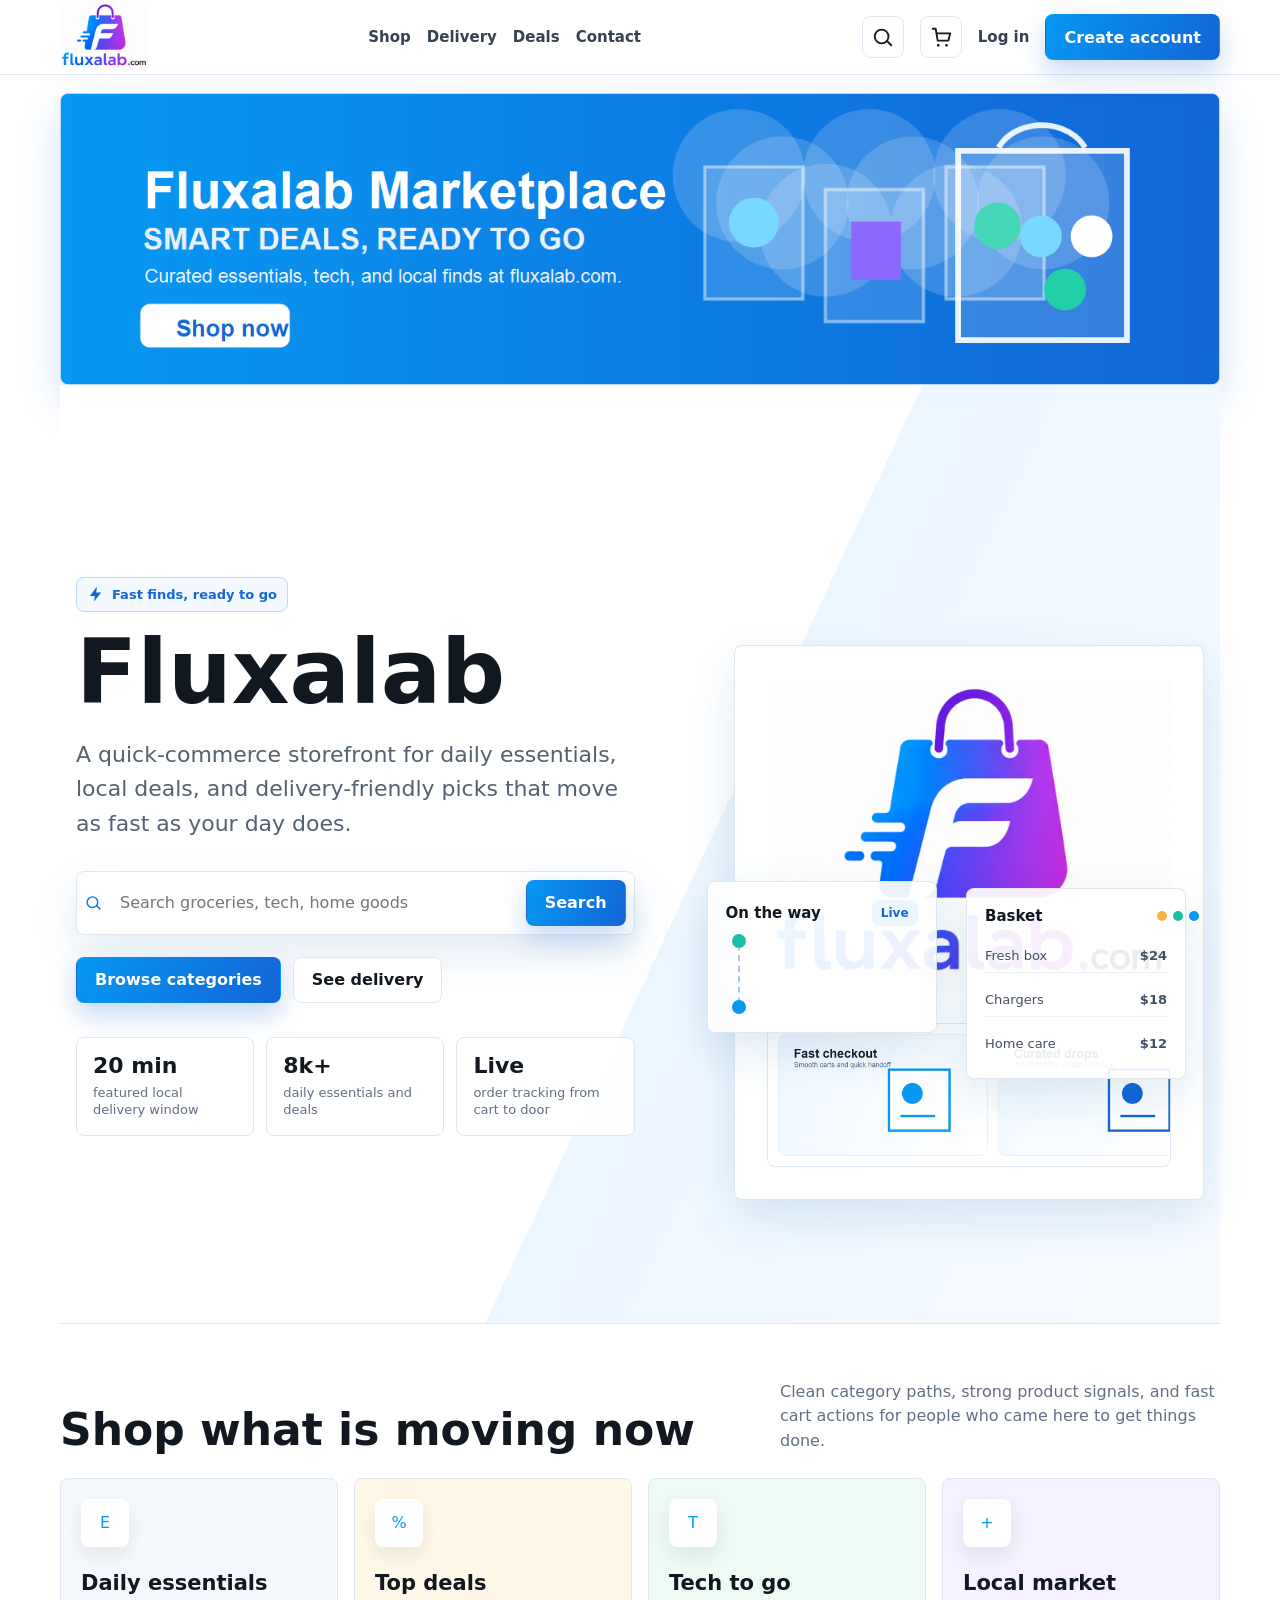
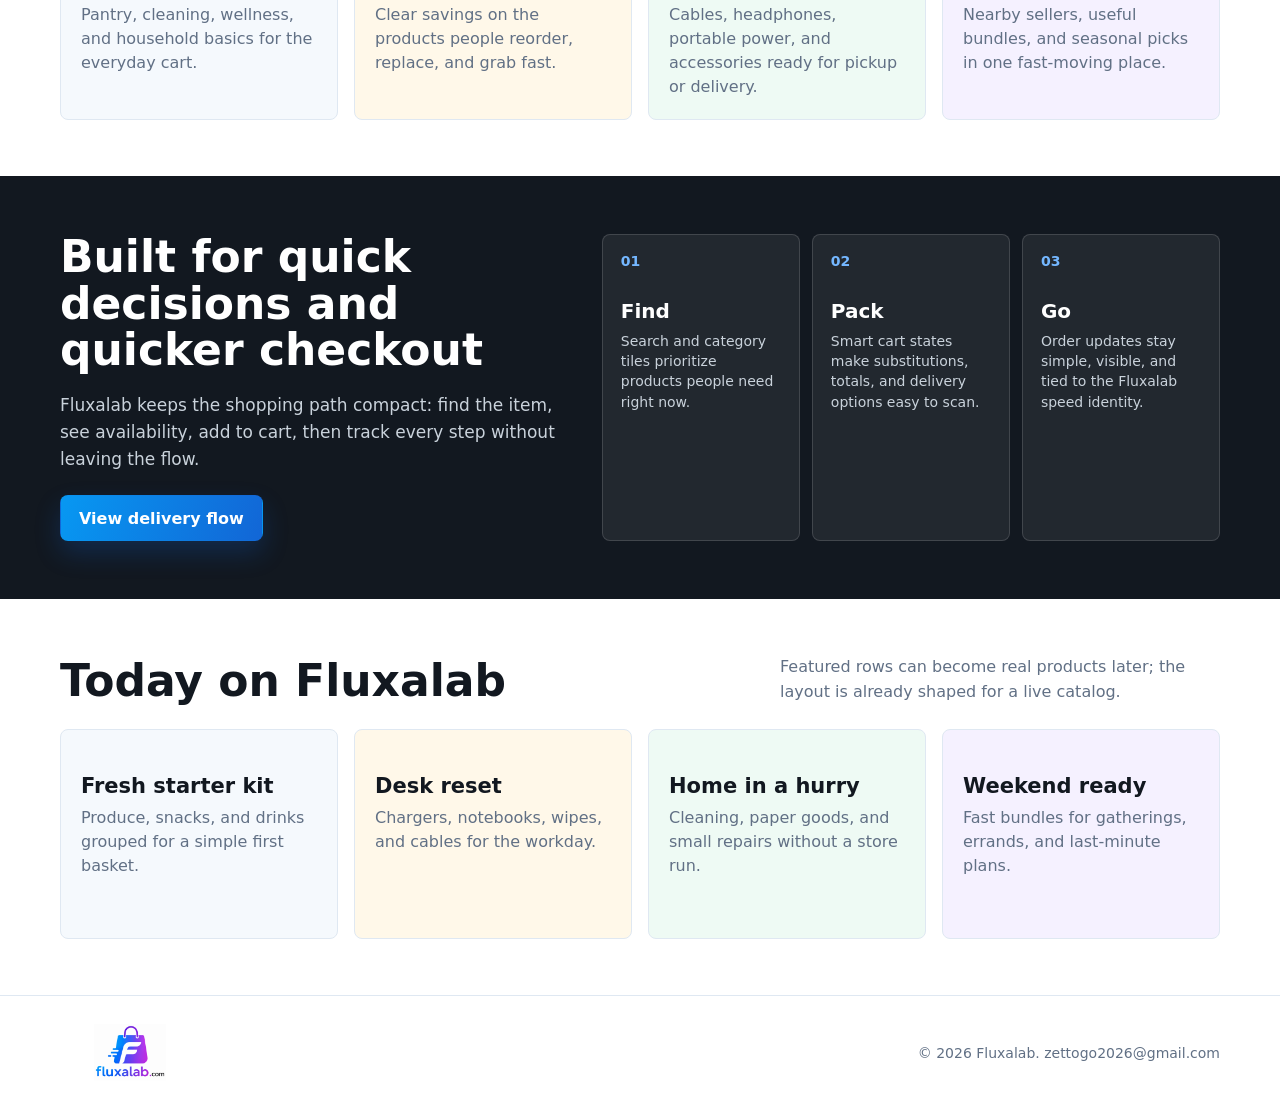
<file: index.html>
﻿<!doctype html>
<html lang="en">
<head>
  <meta charset="utf-8">
  <meta name="viewport" content="width=device-width, initial-scale=1">
  <title>Fluxalab</title>
  <meta name="description" content="Fluxalab storefront for fast, everyday finds and delivery-ready essentials.">
  <link rel="stylesheet" href="styles.css">
</head>
<body>
  <header class="site-header">
    <nav class="nav" aria-label="Main navigation">
      <a class="brand" href="index.html" aria-label="Fluxalab home"><img src="assets/fluxalab-logo.png" alt="Fluxalab"></a>
      <div class="nav-links" aria-label="Primary links">
        <a href="shop.html">Shop</a>
        <a href="delivery.html">Delivery</a>
        <a href="deals.html">Deals</a>
        <a href="contact.html">Contact</a>
      </div>
      <div class="nav-actions">
        <a class="icon-button" href="search.html" aria-label="Search">
          <svg width="20" height="20" viewBox="0 0 24 24" aria-hidden="true"><path d="m21 21-4.4-4.4m1.4-5.1a7.5 7.5 0 1 1-15 0 7.5 7.5 0 0 1 15 0Z" fill="none" stroke="currentColor" stroke-width="2" stroke-linecap="round"/></svg>
        </a>
        <a class="icon-button" href="cart.html" aria-label="Cart">
          <svg width="21" height="21" viewBox="0 0 24 24" aria-hidden="true"><path d="M7 8h15l-2 8H8.4L6.2 3H3" fill="none" stroke="currentColor" stroke-width="2" stroke-linecap="round" stroke-linejoin="round"/><path d="M9 21h.01M18 21h.01" fill="none" stroke="currentColor" stroke-width="3" stroke-linecap="round"/></svg>
        </a>
        <a class="auth-link" href="login.html">Log in</a>
        <a class="primary-button" href="create-account.html">Create account</a>
        <a class="menu-button" href="menu.html" aria-label="Menu">
          <svg width="22" height="22" viewBox="0 0 24 24" aria-hidden="true"><path d="M4 7h16M4 12h16M4 17h16" fill="none" stroke="currentColor" stroke-width="2" stroke-linecap="round"/></svg>
        </a>
      </div>
    </nav>
  </header>

  <div class="promo-strip">
    <a class="promo-banner" href="deals.html" aria-label="Shop cute plush toy sale">
      <img src="assets/promo-premium-banner.png" alt="Curated everyday finds, up to 50 percent off">
    </a>
  </div>

  <main>
    <section class="hero" aria-label="Fluxalab hero">
      <div class="hero-inner">
        <div>
          <p class="eyebrow">
            <svg width="17" height="17" viewBox="0 0 24 24" aria-hidden="true"><path d="M13 2 4 14h7l-1 8 10-13h-7l1-7Z" fill="currentColor"/></svg>
            Fast finds, ready to go
          </p>
          <h1>Fluxalab</h1>
          <p class="hero-copy">A quick-commerce storefront for daily essentials, local deals, and delivery-friendly picks that move as fast as your day does.</p>
          <form class="search-panel" action="search.html" method="get">
            <svg width="23" height="23" viewBox="0 0 24 24" aria-hidden="true"><path d="m21 21-4.4-4.4m1.4-5.1a7.5 7.5 0 1 1-15 0 7.5 7.5 0 0 1 15 0Z" fill="none" stroke="#0877f2" stroke-width="2" stroke-linecap="round"/></svg>
            <input type="search" name="q" aria-label="Search products" placeholder="Search groceries, tech, home goods">
            <button class="primary-button" type="submit">Search</button>
          </form>
          <div class="hero-actions">
            <a class="primary-button" href="shop.html">Browse categories</a>
            <a class="secondary-button" href="delivery.html">See delivery</a>
          </div>
          <div class="quick-stats" aria-label="Service highlights">
            <a class="stat" href="delivery.html"><strong>20 min</strong><span>featured local delivery window</span></a>
            <a class="stat" href="shop.html"><strong>8k+</strong><span>daily essentials and deals</span></a>
            <a class="stat" href="tracking.html"><strong>Live</strong><span>order tracking from cart to door</span></a>
          </div>
        </div>

        <div class="brand-stage" aria-hidden="true">
          <div class="speed-card">
            <img src="assets/fluxalab-logo.png" alt="">
            <div class="brand-carousel" aria-hidden="true">
              <div class="carousel-track">
                <div class="tone-slide"><img src="assets/tone-delivery.png" alt=""></div>
                <div class="tone-slide"><img src="assets/tone-market.png" alt=""></div>
                <div class="tone-slide"><img src="assets/tone-deals.png" alt=""></div>
                <div class="tone-slide"><img src="assets/tone-delivery.png" alt=""></div>
                <div class="tone-slide"><img src="assets/tone-market.png" alt=""></div>
                <div class="tone-slide"><img src="assets/tone-deals.png" alt=""></div>
              </div>
            </div>
          </div>
          <div class="route-card"><p class="card-title">On the way <span class="pill">Live</span></p><div class="route-line"></div></div>
          <div class="basket-card">
            <p class="card-title">Basket <span class="dot"></span></p>
            <div class="mini-list">
              <div class="mini-item"><span>Fresh box</span><strong>$24</strong></div>
              <div class="mini-item"><span>Chargers</span><strong>$18</strong></div>
              <div class="mini-item"><span>Home care</span><strong>$12</strong></div>
            </div>
          </div>
        </div>
      </div>
    </section>

    <section>
      <div class="section-heading">
        <h2>Shop what is moving now</h2>
        <p>Clean category paths, strong product signals, and fast cart actions for people who came here to get things done.</p>
      </div>
      <div class="category-grid">
        <a class="category-card" href="essentials.html"><div class="category-icon">E</div><h3>Daily essentials</h3><p>Pantry, cleaning, wellness, and household basics for the everyday cart.</p></a>
        <a class="category-card" href="deals.html"><div class="category-icon">%</div><h3>Top deals</h3><p>Clear savings on the products people reorder, replace, and grab fast.</p></a>
        <a class="category-card" href="tech.html"><div class="category-icon">T</div><h3>Tech to go</h3><p>Cables, headphones, portable power, and accessories ready for pickup or delivery.</p></a>
        <a class="category-card" href="market.html"><div class="category-icon">+</div><h3>Local market</h3><p>Nearby sellers, useful bundles, and seasonal picks in one fast-moving place.</p></a>
      </div>
    </section>

    <section class="delivery-band">
      <div class="delivery-inner">
        <div>
          <h2>Built for quick decisions and quicker checkout</h2>
          <p>Fluxalab keeps the shopping path compact: find the item, see availability, add to cart, then track every step without leaving the flow.</p>
          <div class="button-row"><a class="primary-button" href="delivery.html">View delivery flow</a></div>
        </div>
        <div class="steps">
          <a class="step" href="search.html"><strong>01</strong><h3>Find</h3><p>Search and category tiles prioritize products people need right now.</p></a>
          <a class="step" href="cart.html"><strong>02</strong><h3>Pack</h3><p>Smart cart states make substitutions, totals, and delivery options easy to scan.</p></a>
          <a class="step" href="tracking.html"><strong>03</strong><h3>Go</h3><p>Order updates stay simple, visible, and tied to the Fluxalab speed identity.</p></a>
        </div>
      </div>
    </section>

    <section>
      <div class="section-heading">
        <h2>Today on Fluxalab</h2>
        <p>Featured rows can become real products later; the layout is already shaped for a live catalog.</p>
      </div>
      <div class="category-grid">
        <a class="category-card" href="essentials.html"><h3>Fresh starter kit</h3><p>Produce, snacks, and drinks grouped for a simple first basket.</p></a>
        <a class="category-card" href="tech.html"><h3>Desk reset</h3><p>Chargers, notebooks, wipes, and cables for the workday.</p></a>
        <a class="category-card" href="essentials.html"><h3>Home in a hurry</h3><p>Cleaning, paper goods, and small repairs without a store run.</p></a>
        <a class="category-card" href="deals.html"><h3>Weekend ready</h3><p>Fast bundles for gatherings, errands, and last-minute plans.</p></a>
      </div>
    </section>
  </main>

  <footer class="footer">
    <div class="footer-inner">
      <a href="index.html"><img src="assets/fluxalab-logo.png" alt="Fluxalab"></a>
      <span>&copy; 2026 Fluxalab. <a href="mailto:zettogo2026@gmail.com">zettogo2026@gmail.com</a></span>
    </div>
  </footer>
</body>
</html>
</file>
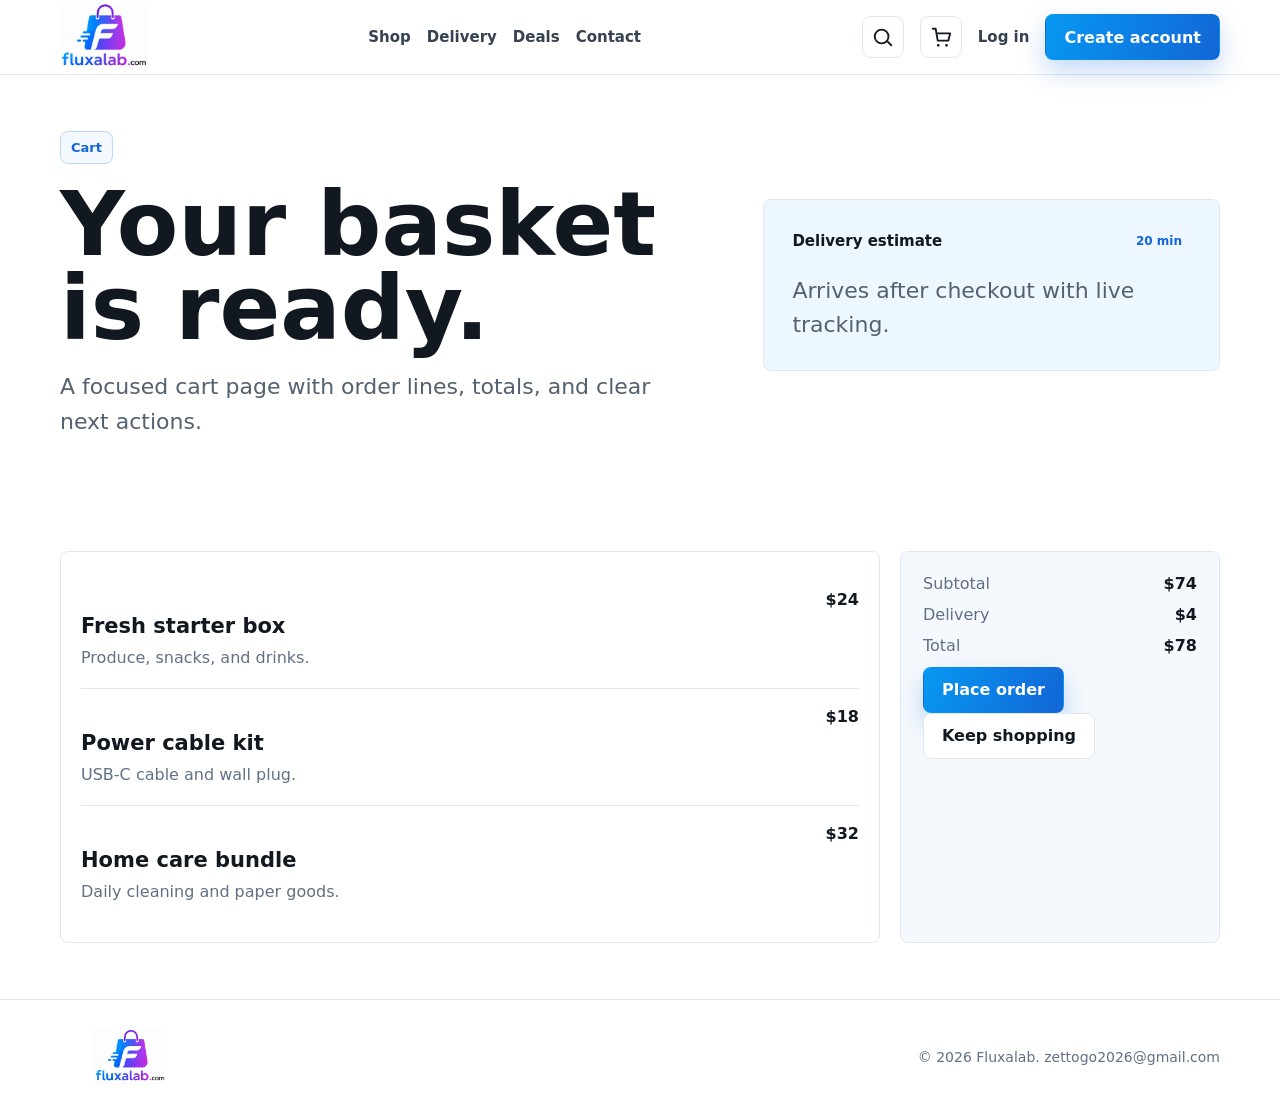
<file: cart.html>
﻿<!doctype html>
<html lang="en">
<head><meta charset="utf-8"><meta name="viewport" content="width=device-width, initial-scale=1"><title>Cart | Fluxalab</title><link rel="stylesheet" href="styles.css"></head>
<body>
  <header class="site-header"><nav class="nav"><a class="brand" href="index.html"><img src="assets/fluxalab-logo.png" alt="Fluxalab"></a><div class="nav-links"><a href="shop.html">Shop</a><a href="delivery.html">Delivery</a><a href="deals.html">Deals</a><a href="contact.html">Contact</a></div><div class="nav-actions"><a class="icon-button" href="search.html" aria-label="Search"><svg viewBox="0 0 24 24" aria-hidden="true"><path d="m21 21-4.4-4.4m1.4-5.1a7.5 7.5 0 1 1-15 0 7.5 7.5 0 0 1 15 0Z" fill="none" stroke="currentColor" stroke-width="2" stroke-linecap="round"/></svg></a><a class="icon-button" href="cart.html" aria-label="Cart"><svg viewBox="0 0 24 24" aria-hidden="true"><path d="M7 8h15l-2 8H8.4L6.2 3H3" fill="none" stroke="currentColor" stroke-width="2" stroke-linecap="round" stroke-linejoin="round"/><path d="M9 21h.01M18 21h.01" fill="none" stroke="currentColor" stroke-width="3" stroke-linecap="round"/></svg></a><a class="auth-link" href="login.html">Log in</a><a class="primary-button" href="create-account.html">Create account</a><a class="menu-button" href="menu.html" aria-label="Menu"><svg viewBox="0 0 24 24" aria-hidden="true"><path d="M4 7h16M4 12h16M4 17h16" fill="none" stroke="currentColor" stroke-width="2" stroke-linecap="round"/></svg></a></div></nav></header>
  <main>
    <section class="page-hero"><div><p class="eyebrow">Cart</p><h1>Your basket is ready.</h1><p class="page-copy">A focused cart page with order lines, totals, and clear next actions.</p></div><div class="page-panel"><p class="card-title">Delivery estimate <span class="pill">20 min</span></p><p class="page-copy">Arrives after checkout with live tracking.</p></div></section>
    <section class="cart-layout">
      <div class="info-card"><div class="cart-line"><div><h3>Fresh starter box</h3><p>Produce, snacks, and drinks.</p></div><strong>$24</strong></div><div class="cart-line"><div><h3>Power cable kit</h3><p>USB-C cable and wall plug.</p></div><strong>$18</strong></div><div class="cart-line"><div><h3>Home care bundle</h3><p>Daily cleaning and paper goods.</p></div><strong>$32</strong></div></div>
      <aside class="summary"><div class="summary-row"><span>Subtotal</span><strong>$74</strong></div><div class="summary-row"><span>Delivery</span><strong>$4</strong></div><div class="summary-row"><span>Total</span><strong>$78</strong></div><a class="primary-button" href="tracking.html">Place order</a><a class="secondary-button" href="shop.html">Keep shopping</a></aside>
    </section>
  </main>
  <footer class="footer"><div class="footer-inner"><a href="index.html"><img src="assets/fluxalab-logo.png" alt="Fluxalab"></a><span>&copy; 2026 Fluxalab. <a href="mailto:zettogo2026@gmail.com">zettogo2026@gmail.com</a></span></div></footer>
</body>
</html>
</file>
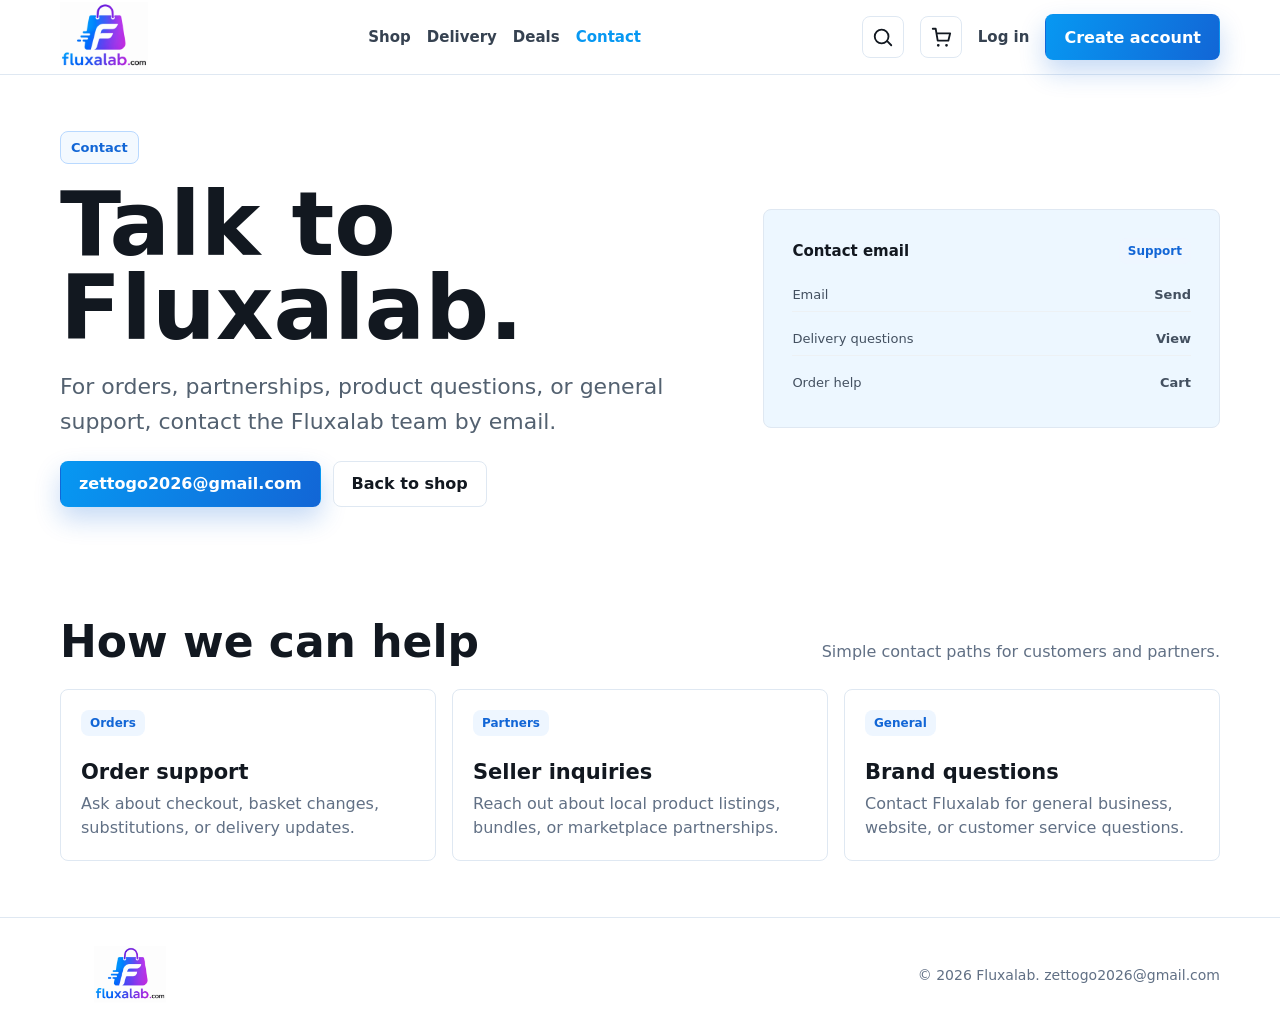
<file: contact.html>
﻿<!doctype html>
<html lang="en">
<head>
  <meta charset="utf-8">
  <meta name="viewport" content="width=device-width, initial-scale=1">
  <title>Contact | Fluxalab</title>
  <link rel="stylesheet" href="styles.css">
</head>
<body>
  <header class="site-header">
    <nav class="nav">
      <a class="brand" href="index.html"><img src="assets/fluxalab-logo.png" alt="Fluxalab"></a>
      <div class="nav-links"><a href="shop.html">Shop</a><a href="delivery.html">Delivery</a><a href="deals.html">Deals</a><a href="contact.html" aria-current="page">Contact</a></div>
      <div class="nav-actions"><a class="icon-button" href="search.html" aria-label="Search"><svg viewBox="0 0 24 24" aria-hidden="true"><path d="m21 21-4.4-4.4m1.4-5.1a7.5 7.5 0 1 1-15 0 7.5 7.5 0 0 1 15 0Z" fill="none" stroke="currentColor" stroke-width="2" stroke-linecap="round"/></svg></a><a class="icon-button" href="cart.html" aria-label="Cart"><svg viewBox="0 0 24 24" aria-hidden="true"><path d="M7 8h15l-2 8H8.4L6.2 3H3" fill="none" stroke="currentColor" stroke-width="2" stroke-linecap="round" stroke-linejoin="round"/><path d="M9 21h.01M18 21h.01" fill="none" stroke="currentColor" stroke-width="3" stroke-linecap="round"/></svg></a><a class="auth-link" href="login.html">Log in</a><a class="primary-button" href="create-account.html">Create account</a><a class="menu-button" href="menu.html" aria-label="Menu"><svg viewBox="0 0 24 24" aria-hidden="true"><path d="M4 7h16M4 12h16M4 17h16" fill="none" stroke="currentColor" stroke-width="2" stroke-linecap="round"/></svg></a></div>
    </nav>
  </header>
  <main>
    <section class="page-hero">
      <div>
        <p class="eyebrow">Contact</p>
        <h1>Talk to Fluxalab.</h1>
        <p class="page-copy">For orders, partnerships, product questions, or general support, contact the Fluxalab team by email.</p>
        <div class="button-row">
          <a class="primary-button" href="mailto:zettogo2026@gmail.com">zettogo2026@gmail.com</a>
          <a class="secondary-button" href="shop.html">Back to shop</a>
        </div>
      </div>
      <div class="page-panel">
        <p class="card-title">Contact email <span class="pill">Support</span></p>
        <div class="mini-list">
          <a class="mini-item" href="mailto:zettogo2026@gmail.com"><span>Email</span><strong>Send</strong></a>
          <a class="mini-item" href="delivery.html"><span>Delivery questions</span><strong>View</strong></a>
          <a class="mini-item" href="cart.html"><span>Order help</span><strong>Cart</strong></a>
        </div>
      </div>
    </section>
    <section>
      <div class="section-heading"><h2>How we can help</h2><p>Simple contact paths for customers and partners.</p></div>
      <div class="info-grid">
        <article class="info-card"><span class="pill">Orders</span><h3>Order support</h3><p>Ask about checkout, basket changes, substitutions, or delivery updates.</p></article>
        <article class="info-card"><span class="pill">Partners</span><h3>Seller inquiries</h3><p>Reach out about local product listings, bundles, or marketplace partnerships.</p></article>
        <article class="info-card"><span class="pill">General</span><h3>Brand questions</h3><p>Contact Fluxalab for general business, website, or customer service questions.</p></article>
      </div>
    </section>
  </main>
  <footer class="footer"><div class="footer-inner"><a href="index.html"><img src="assets/fluxalab-logo.png" alt="Fluxalab"></a><span>&copy; 2026 Fluxalab. <a href="mailto:zettogo2026@gmail.com">zettogo2026@gmail.com</a></span></div></footer>
</body>
</html>
</file>
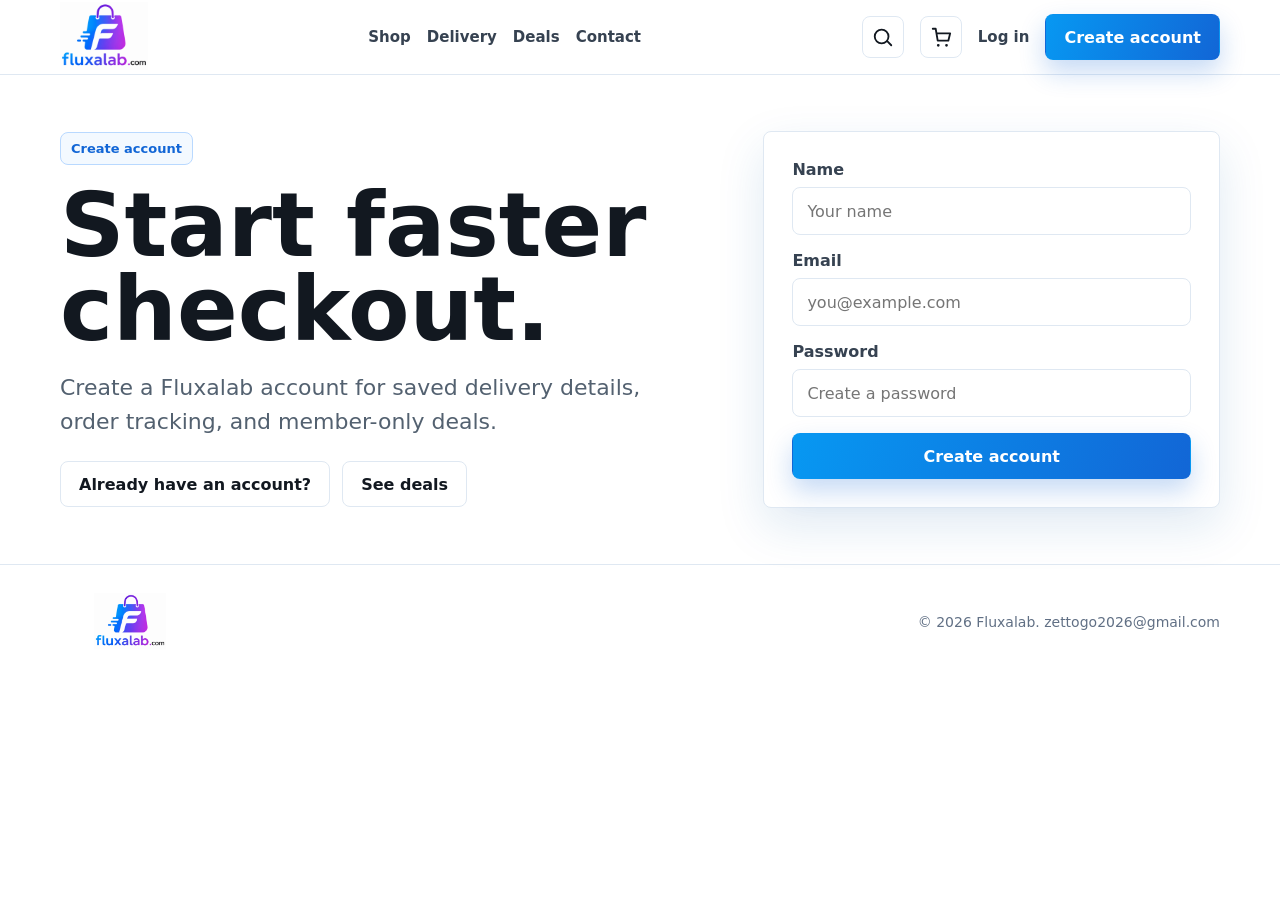
<file: create-account.html>
﻿<!doctype html>
<html lang="en">
<head>
  <meta charset="utf-8">
  <meta name="viewport" content="width=device-width, initial-scale=1">
  <title>Create account | Fluxalab</title>
  <link rel="stylesheet" href="styles.css">
</head>
<body>
  <header class="site-header">
    <nav class="nav">
      <a class="brand" href="index.html"><img src="assets/fluxalab-logo.png" alt="Fluxalab"></a>
      <div class="nav-links"><a href="shop.html">Shop</a><a href="delivery.html">Delivery</a><a href="deals.html">Deals</a><a href="contact.html">Contact</a></div>
      <div class="nav-actions">
        <a class="icon-button" href="search.html" aria-label="Search"><svg viewBox="0 0 24 24" aria-hidden="true"><path d="m21 21-4.4-4.4m1.4-5.1a7.5 7.5 0 1 1-15 0 7.5 7.5 0 0 1 15 0Z" fill="none" stroke="currentColor" stroke-width="2" stroke-linecap="round"/></svg></a>
        <a class="icon-button" href="cart.html" aria-label="Cart"><svg viewBox="0 0 24 24" aria-hidden="true"><path d="M7 8h15l-2 8H8.4L6.2 3H3" fill="none" stroke="currentColor" stroke-width="2" stroke-linecap="round" stroke-linejoin="round"/><path d="M9 21h.01M18 21h.01" fill="none" stroke="currentColor" stroke-width="3" stroke-linecap="round"/></svg></a>
        <a class="auth-link" href="login.html">Log in</a>
        <a class="primary-button" href="create-account.html" aria-current="page">Create account</a>
        <a class="menu-button" href="menu.html" aria-label="Menu"><svg viewBox="0 0 24 24" aria-hidden="true"><path d="M4 7h16M4 12h16M4 17h16" fill="none" stroke="currentColor" stroke-width="2" stroke-linecap="round"/></svg></a>
      </div>
    </nav>
  </header>
  <main>
    <section class="page-hero">
      <div>
        <p class="eyebrow">Create account</p>
        <h1>Start faster checkout.</h1>
        <p class="page-copy">Create a Fluxalab account for saved delivery details, order tracking, and member-only deals.</p>
        <div class="button-row"><a class="secondary-button" href="login.html">Already have an account?</a><a class="secondary-button" href="deals.html">See deals</a></div>
      </div>
      <form class="auth-card" action="shop.html" method="get">
        <div class="field"><label for="signup-name">Name</label><input id="signup-name" name="name" type="text" placeholder="Your name" required></div>
        <div class="field"><label for="signup-email">Email</label><input id="signup-email" name="email" type="email" placeholder="you@example.com" required></div>
        <div class="field"><label for="signup-password">Password</label><input id="signup-password" name="password" type="password" placeholder="Create a password" required></div>
        <button class="primary-button" type="submit">Create account</button>
      </form>
    </section>
  </main>
  <footer class="footer"><div class="footer-inner"><a href="index.html"><img src="assets/fluxalab-logo.png" alt="Fluxalab"></a><span>&copy; 2026 Fluxalab. <a href="mailto:zettogo2026@gmail.com">zettogo2026@gmail.com</a></span></div></footer>
</body>
</html>
</file>
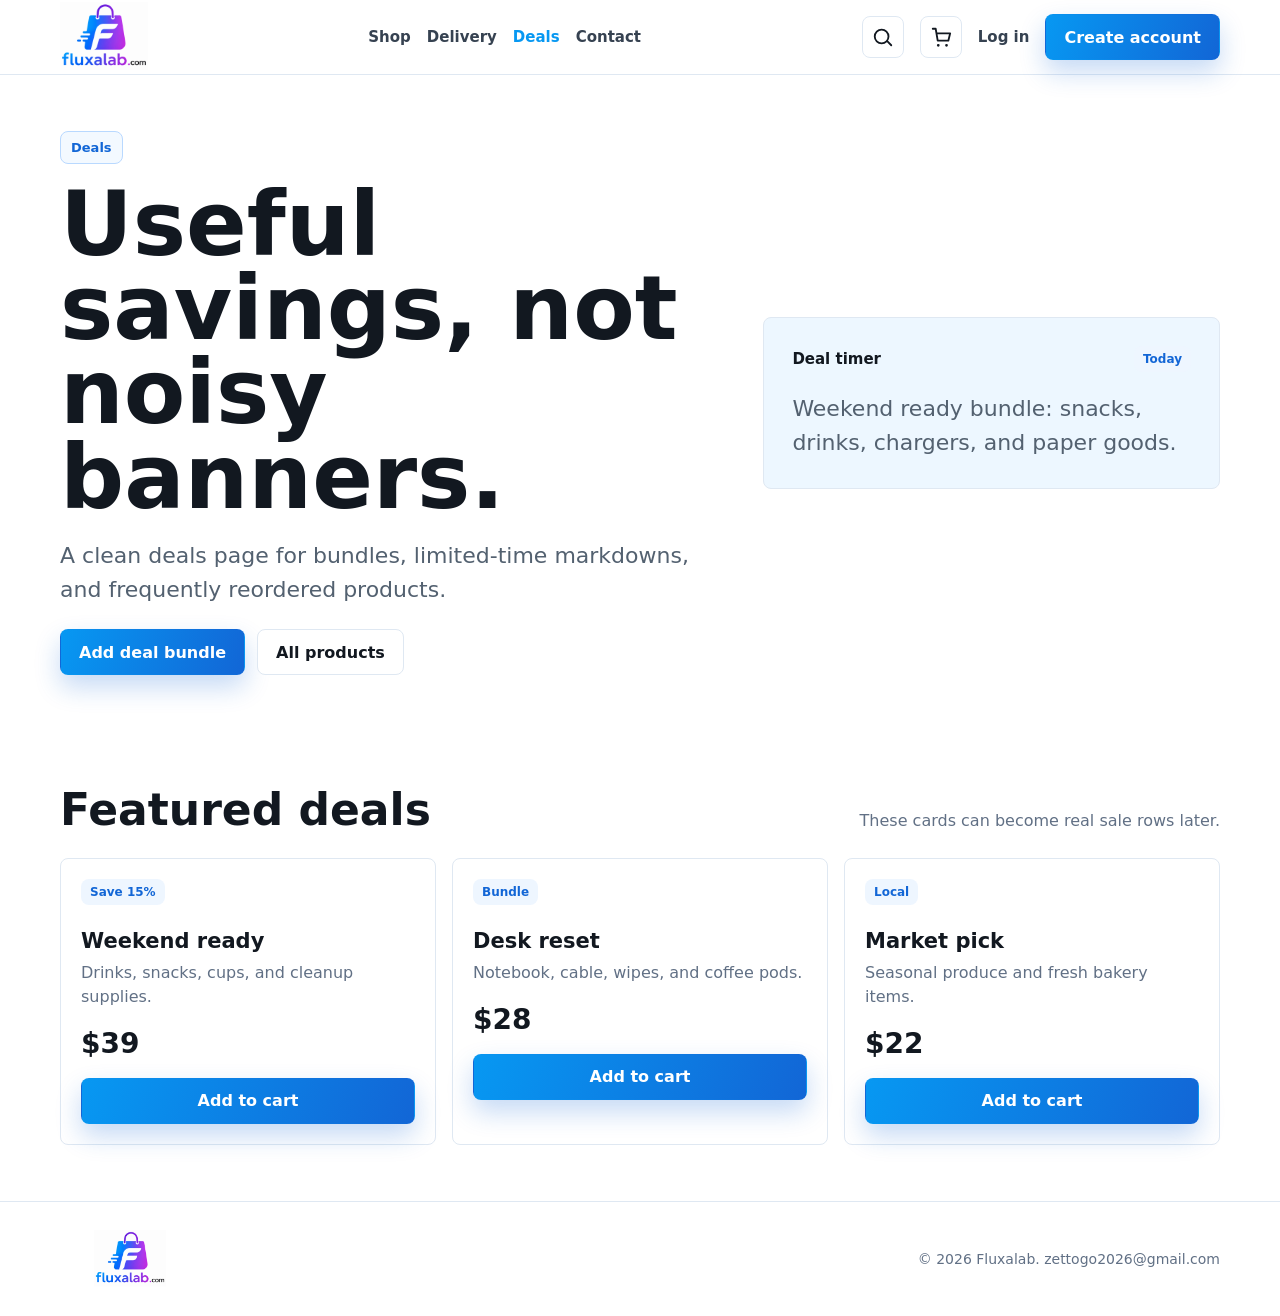
<file: deals.html>
﻿<!doctype html>
<html lang="en">
<head><meta charset="utf-8"><meta name="viewport" content="width=device-width, initial-scale=1"><title>Deals | Fluxalab</title><link rel="stylesheet" href="styles.css"></head>
<body>
  <header class="site-header"><nav class="nav"><a class="brand" href="index.html"><img src="assets/fluxalab-logo.png" alt="Fluxalab"></a><div class="nav-links"><a href="shop.html">Shop</a><a href="delivery.html">Delivery</a><a href="deals.html" aria-current="page">Deals</a><a href="contact.html">Contact</a></div><div class="nav-actions"><a class="icon-button" href="search.html" aria-label="Search"><svg viewBox="0 0 24 24" aria-hidden="true"><path d="m21 21-4.4-4.4m1.4-5.1a7.5 7.5 0 1 1-15 0 7.5 7.5 0 0 1 15 0Z" fill="none" stroke="currentColor" stroke-width="2" stroke-linecap="round"/></svg></a><a class="icon-button" href="cart.html" aria-label="Cart"><svg viewBox="0 0 24 24" aria-hidden="true"><path d="M7 8h15l-2 8H8.4L6.2 3H3" fill="none" stroke="currentColor" stroke-width="2" stroke-linecap="round" stroke-linejoin="round"/><path d="M9 21h.01M18 21h.01" fill="none" stroke="currentColor" stroke-width="3" stroke-linecap="round"/></svg></a><a class="auth-link" href="login.html">Log in</a><a class="primary-button" href="create-account.html">Create account</a><a class="menu-button" href="menu.html" aria-label="Menu"><svg viewBox="0 0 24 24" aria-hidden="true"><path d="M4 7h16M4 12h16M4 17h16" fill="none" stroke="currentColor" stroke-width="2" stroke-linecap="round"/></svg></a></div></nav></header>
  <main>
    <section class="page-hero"><div><p class="eyebrow">Deals</p><h1>Useful savings, not noisy banners.</h1><p class="page-copy">A clean deals page for bundles, limited-time markdowns, and frequently reordered products.</p><div class="button-row"><a class="primary-button" href="cart.html">Add deal bundle</a><a class="secondary-button" href="shop.html">All products</a></div></div><div class="page-panel"><p class="card-title">Deal timer <span class="pill">Today</span></p><p class="page-copy">Weekend ready bundle: snacks, drinks, chargers, and paper goods.</p></div></section>
    <section><div class="section-heading"><h2>Featured deals</h2><p>These cards can become real sale rows later.</p></div><div class="product-grid"><article class="product-card"><span class="pill">Save 15%</span><h3>Weekend ready</h3><p>Drinks, snacks, cups, and cleanup supplies.</p><span class="price">$39</span><a class="primary-button" href="cart.html">Add to cart</a></article><article class="product-card"><span class="pill">Bundle</span><h3>Desk reset</h3><p>Notebook, cable, wipes, and coffee pods.</p><span class="price">$28</span><a class="primary-button" href="cart.html">Add to cart</a></article><article class="product-card"><span class="pill">Local</span><h3>Market pick</h3><p>Seasonal produce and fresh bakery items.</p><span class="price">$22</span><a class="primary-button" href="cart.html">Add to cart</a></article></div></section>
  </main>
  <footer class="footer"><div class="footer-inner"><a href="index.html"><img src="assets/fluxalab-logo.png" alt="Fluxalab"></a><span>&copy; 2026 Fluxalab. <a href="mailto:zettogo2026@gmail.com">zettogo2026@gmail.com</a></span></div></footer>
</body>
</html>
</file>
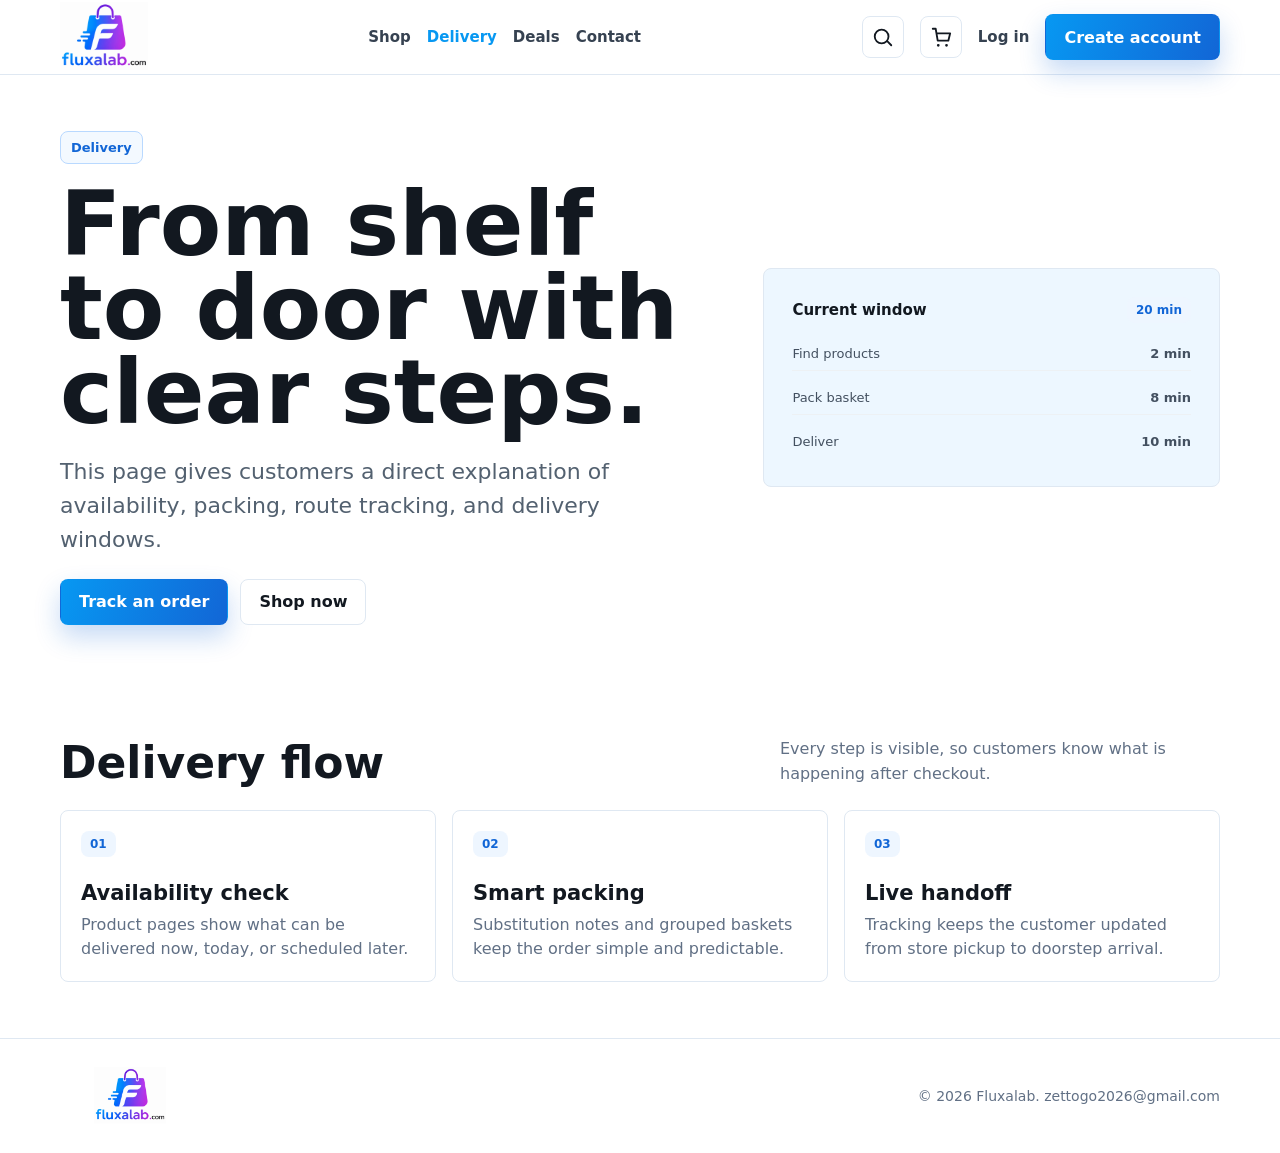
<file: delivery.html>
﻿<!doctype html>
<html lang="en">
<head><meta charset="utf-8"><meta name="viewport" content="width=device-width, initial-scale=1"><title>Delivery | Fluxalab</title><link rel="stylesheet" href="styles.css"></head>
<body>
  <header class="site-header"><nav class="nav"><a class="brand" href="index.html"><img src="assets/fluxalab-logo.png" alt="Fluxalab"></a><div class="nav-links"><a href="shop.html">Shop</a><a href="delivery.html" aria-current="page">Delivery</a><a href="deals.html">Deals</a><a href="contact.html">Contact</a></div><div class="nav-actions"><a class="icon-button" href="search.html" aria-label="Search"><svg viewBox="0 0 24 24" aria-hidden="true"><path d="m21 21-4.4-4.4m1.4-5.1a7.5 7.5 0 1 1-15 0 7.5 7.5 0 0 1 15 0Z" fill="none" stroke="currentColor" stroke-width="2" stroke-linecap="round"/></svg></a><a class="icon-button" href="cart.html" aria-label="Cart"><svg viewBox="0 0 24 24" aria-hidden="true"><path d="M7 8h15l-2 8H8.4L6.2 3H3" fill="none" stroke="currentColor" stroke-width="2" stroke-linecap="round" stroke-linejoin="round"/><path d="M9 21h.01M18 21h.01" fill="none" stroke="currentColor" stroke-width="3" stroke-linecap="round"/></svg></a><a class="auth-link" href="login.html">Log in</a><a class="primary-button" href="create-account.html">Create account</a><a class="menu-button" href="menu.html" aria-label="Menu"><svg viewBox="0 0 24 24" aria-hidden="true"><path d="M4 7h16M4 12h16M4 17h16" fill="none" stroke="currentColor" stroke-width="2" stroke-linecap="round"/></svg></a></div></nav></header>
  <main>
    <section class="page-hero">
      <div><p class="eyebrow">Delivery</p><h1>From shelf to door with clear steps.</h1><p class="page-copy">This page gives customers a direct explanation of availability, packing, route tracking, and delivery windows.</p><div class="button-row"><a class="primary-button" href="tracking.html">Track an order</a><a class="secondary-button" href="shop.html">Shop now</a></div></div>
      <div class="page-panel"><p class="card-title">Current window <span class="pill">20 min</span></p><div class="mini-list"><div class="mini-item"><span>Find products</span><strong>2 min</strong></div><div class="mini-item"><span>Pack basket</span><strong>8 min</strong></div><div class="mini-item"><span>Deliver</span><strong>10 min</strong></div></div></div>
    </section>
    <section><div class="section-heading"><h2>Delivery flow</h2><p>Every step is visible, so customers know what is happening after checkout.</p></div><div class="info-grid"><article class="info-card"><span class="pill">01</span><h3>Availability check</h3><p>Product pages show what can be delivered now, today, or scheduled later.</p></article><article class="info-card"><span class="pill">02</span><h3>Smart packing</h3><p>Substitution notes and grouped baskets keep the order simple and predictable.</p></article><article class="info-card"><span class="pill">03</span><h3>Live handoff</h3><p>Tracking keeps the customer updated from store pickup to doorstep arrival.</p></article></div></section>
  </main>
  <footer class="footer"><div class="footer-inner"><a href="index.html"><img src="assets/fluxalab-logo.png" alt="Fluxalab"></a><span>&copy; 2026 Fluxalab. <a href="mailto:zettogo2026@gmail.com">zettogo2026@gmail.com</a></span></div></footer>
</body>
</html>
</file>
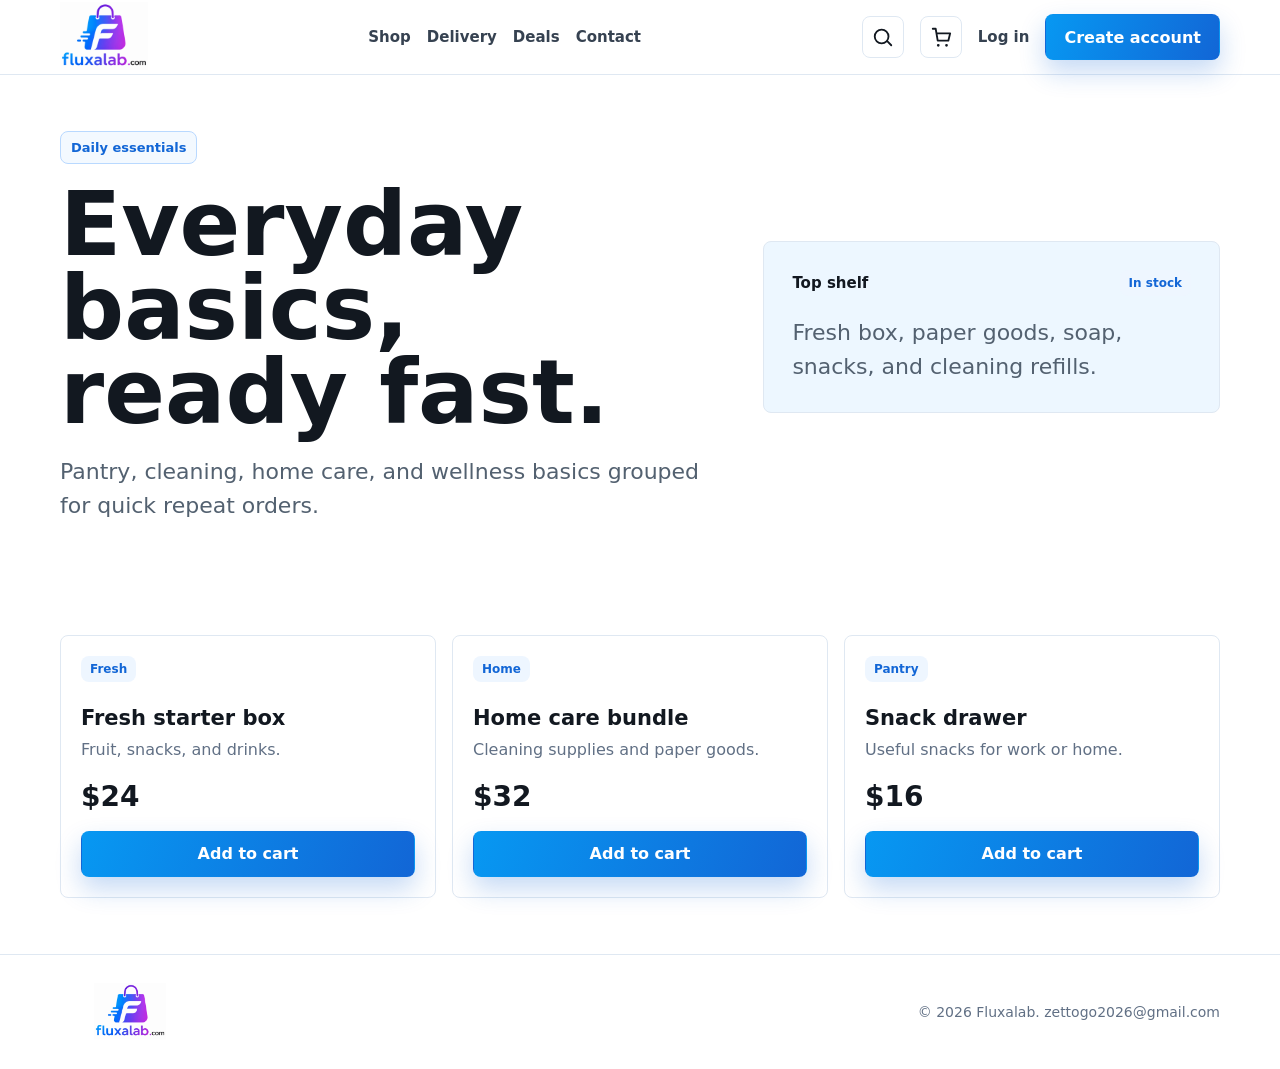
<file: essentials.html>
﻿<!doctype html>
<html lang="en">
<head><meta charset="utf-8"><meta name="viewport" content="width=device-width, initial-scale=1"><title>Essentials | Fluxalab</title><link rel="stylesheet" href="styles.css"></head>
<body>
  <header class="site-header"><nav class="nav"><a class="brand" href="index.html"><img src="assets/fluxalab-logo.png" alt="Fluxalab"></a><div class="nav-links"><a href="shop.html">Shop</a><a href="delivery.html">Delivery</a><a href="deals.html">Deals</a><a href="contact.html">Contact</a></div><div class="nav-actions"><a class="icon-button" href="search.html" aria-label="Search"><svg viewBox="0 0 24 24" aria-hidden="true"><path d="m21 21-4.4-4.4m1.4-5.1a7.5 7.5 0 1 1-15 0 7.5 7.5 0 0 1 15 0Z" fill="none" stroke="currentColor" stroke-width="2" stroke-linecap="round"/></svg></a><a class="icon-button" href="cart.html" aria-label="Cart"><svg viewBox="0 0 24 24" aria-hidden="true"><path d="M7 8h15l-2 8H8.4L6.2 3H3" fill="none" stroke="currentColor" stroke-width="2" stroke-linecap="round" stroke-linejoin="round"/><path d="M9 21h.01M18 21h.01" fill="none" stroke="currentColor" stroke-width="3" stroke-linecap="round"/></svg></a><a class="auth-link" href="login.html">Log in</a><a class="primary-button" href="create-account.html">Create account</a><a class="menu-button" href="menu.html" aria-label="Menu"><svg viewBox="0 0 24 24" aria-hidden="true"><path d="M4 7h16M4 12h16M4 17h16" fill="none" stroke="currentColor" stroke-width="2" stroke-linecap="round"/></svg></a></div></nav></header>
  <main>
    <section class="page-hero"><div><p class="eyebrow">Daily essentials</p><h1>Everyday basics, ready fast.</h1><p class="page-copy">Pantry, cleaning, home care, and wellness basics grouped for quick repeat orders.</p></div><div class="page-panel"><p class="card-title">Top shelf <span class="pill">In stock</span></p><p class="page-copy">Fresh box, paper goods, soap, snacks, and cleaning refills.</p></div></section>
    <section><div class="product-grid"><article class="product-card"><span class="pill">Fresh</span><h3>Fresh starter box</h3><p>Fruit, snacks, and drinks.</p><span class="price">$24</span><a class="primary-button" href="cart.html">Add to cart</a></article><article class="product-card"><span class="pill">Home</span><h3>Home care bundle</h3><p>Cleaning supplies and paper goods.</p><span class="price">$32</span><a class="primary-button" href="cart.html">Add to cart</a></article><article class="product-card"><span class="pill">Pantry</span><h3>Snack drawer</h3><p>Useful snacks for work or home.</p><span class="price">$16</span><a class="primary-button" href="cart.html">Add to cart</a></article></div></section>
  </main>
  <footer class="footer"><div class="footer-inner"><a href="index.html"><img src="assets/fluxalab-logo.png" alt="Fluxalab"></a><span>&copy; 2026 Fluxalab. <a href="mailto:zettogo2026@gmail.com">zettogo2026@gmail.com</a></span></div></footer>
</body>
</html>
</file>
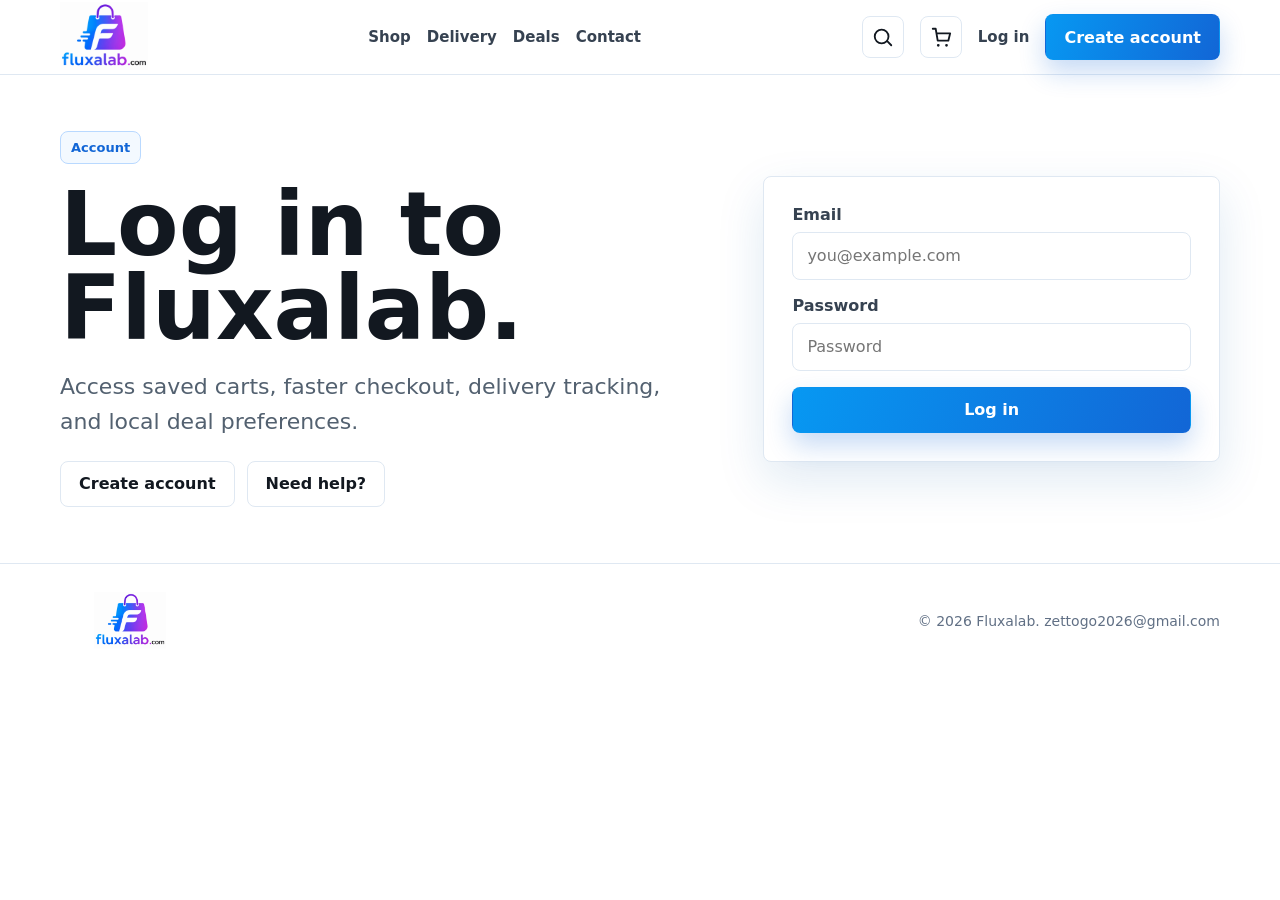
<file: login.html>
﻿<!doctype html>
<html lang="en">
<head>
  <meta charset="utf-8">
  <meta name="viewport" content="width=device-width, initial-scale=1">
  <title>Log in | Fluxalab</title>
  <link rel="stylesheet" href="styles.css">
</head>
<body>
  <header class="site-header">
    <nav class="nav">
      <a class="brand" href="index.html"><img src="assets/fluxalab-logo.png" alt="Fluxalab"></a>
      <div class="nav-links"><a href="shop.html">Shop</a><a href="delivery.html">Delivery</a><a href="deals.html">Deals</a><a href="contact.html">Contact</a></div>
      <div class="nav-actions">
        <a class="icon-button" href="search.html" aria-label="Search"><svg viewBox="0 0 24 24" aria-hidden="true"><path d="m21 21-4.4-4.4m1.4-5.1a7.5 7.5 0 1 1-15 0 7.5 7.5 0 0 1 15 0Z" fill="none" stroke="currentColor" stroke-width="2" stroke-linecap="round"/></svg></a>
        <a class="icon-button" href="cart.html" aria-label="Cart"><svg viewBox="0 0 24 24" aria-hidden="true"><path d="M7 8h15l-2 8H8.4L6.2 3H3" fill="none" stroke="currentColor" stroke-width="2" stroke-linecap="round" stroke-linejoin="round"/><path d="M9 21h.01M18 21h.01" fill="none" stroke="currentColor" stroke-width="3" stroke-linecap="round"/></svg></a>
        <a class="auth-link" href="login.html" aria-current="page">Log in</a>
        <a class="primary-button" href="create-account.html">Create account</a>
        <a class="menu-button" href="menu.html" aria-label="Menu"><svg viewBox="0 0 24 24" aria-hidden="true"><path d="M4 7h16M4 12h16M4 17h16" fill="none" stroke="currentColor" stroke-width="2" stroke-linecap="round"/></svg></a>
      </div>
    </nav>
  </header>
  <main>
    <section class="page-hero">
      <div>
        <p class="eyebrow">Account</p>
        <h1>Log in to Fluxalab.</h1>
        <p class="page-copy">Access saved carts, faster checkout, delivery tracking, and local deal preferences.</p>
        <div class="button-row"><a class="secondary-button" href="create-account.html">Create account</a><a class="secondary-button" href="contact.html">Need help?</a></div>
      </div>
      <form class="auth-card" action="shop.html" method="get">
        <div class="field"><label for="login-email">Email</label><input id="login-email" name="email" type="email" placeholder="you@example.com" required></div>
        <div class="field"><label for="login-password">Password</label><input id="login-password" name="password" type="password" placeholder="Password" required></div>
        <button class="primary-button" type="submit">Log in</button>
      </form>
    </section>
  </main>
  <footer class="footer"><div class="footer-inner"><a href="index.html"><img src="assets/fluxalab-logo.png" alt="Fluxalab"></a><span>&copy; 2026 Fluxalab. <a href="mailto:zettogo2026@gmail.com">zettogo2026@gmail.com</a></span></div></footer>
</body>
</html>
</file>
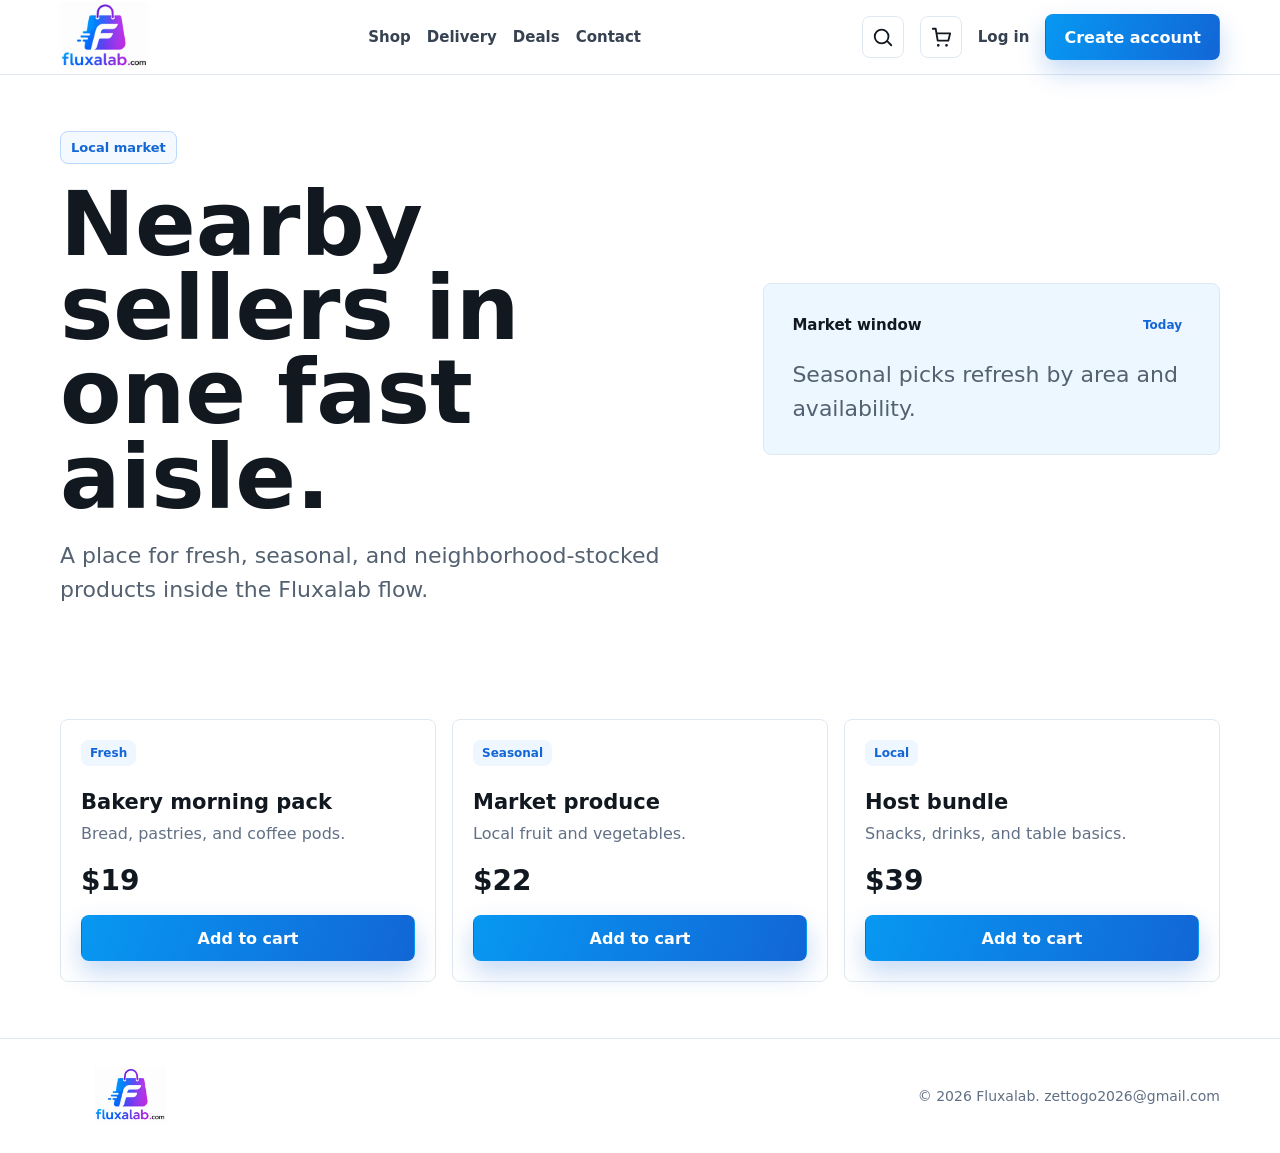
<file: market.html>
﻿<!doctype html>
<html lang="en">
<head><meta charset="utf-8"><meta name="viewport" content="width=device-width, initial-scale=1"><title>Local Market | Fluxalab</title><link rel="stylesheet" href="styles.css"></head>
<body>
  <header class="site-header"><nav class="nav"><a class="brand" href="index.html"><img src="assets/fluxalab-logo.png" alt="Fluxalab"></a><div class="nav-links"><a href="shop.html">Shop</a><a href="delivery.html">Delivery</a><a href="deals.html">Deals</a><a href="contact.html">Contact</a></div><div class="nav-actions"><a class="icon-button" href="search.html" aria-label="Search"><svg viewBox="0 0 24 24" aria-hidden="true"><path d="m21 21-4.4-4.4m1.4-5.1a7.5 7.5 0 1 1-15 0 7.5 7.5 0 0 1 15 0Z" fill="none" stroke="currentColor" stroke-width="2" stroke-linecap="round"/></svg></a><a class="icon-button" href="cart.html" aria-label="Cart"><svg viewBox="0 0 24 24" aria-hidden="true"><path d="M7 8h15l-2 8H8.4L6.2 3H3" fill="none" stroke="currentColor" stroke-width="2" stroke-linecap="round" stroke-linejoin="round"/><path d="M9 21h.01M18 21h.01" fill="none" stroke="currentColor" stroke-width="3" stroke-linecap="round"/></svg></a><a class="auth-link" href="login.html">Log in</a><a class="primary-button" href="create-account.html">Create account</a><a class="menu-button" href="menu.html" aria-label="Menu"><svg viewBox="0 0 24 24" aria-hidden="true"><path d="M4 7h16M4 12h16M4 17h16" fill="none" stroke="currentColor" stroke-width="2" stroke-linecap="round"/></svg></a></div></nav></header>
  <main>
    <section class="page-hero"><div><p class="eyebrow">Local market</p><h1>Nearby sellers in one fast aisle.</h1><p class="page-copy">A place for fresh, seasonal, and neighborhood-stocked products inside the Fluxalab flow.</p></div><div class="page-panel"><p class="card-title">Market window <span class="pill">Today</span></p><p class="page-copy">Seasonal picks refresh by area and availability.</p></div></section>
    <section><div class="product-grid"><article class="product-card"><span class="pill">Fresh</span><h3>Bakery morning pack</h3><p>Bread, pastries, and coffee pods.</p><span class="price">$19</span><a class="primary-button" href="cart.html">Add to cart</a></article><article class="product-card"><span class="pill">Seasonal</span><h3>Market produce</h3><p>Local fruit and vegetables.</p><span class="price">$22</span><a class="primary-button" href="cart.html">Add to cart</a></article><article class="product-card"><span class="pill">Local</span><h3>Host bundle</h3><p>Snacks, drinks, and table basics.</p><span class="price">$39</span><a class="primary-button" href="cart.html">Add to cart</a></article></div></section>
  </main>
  <footer class="footer"><div class="footer-inner"><a href="index.html"><img src="assets/fluxalab-logo.png" alt="Fluxalab"></a><span>&copy; 2026 Fluxalab. <a href="mailto:zettogo2026@gmail.com">zettogo2026@gmail.com</a></span></div></footer>
</body>
</html>
</file>
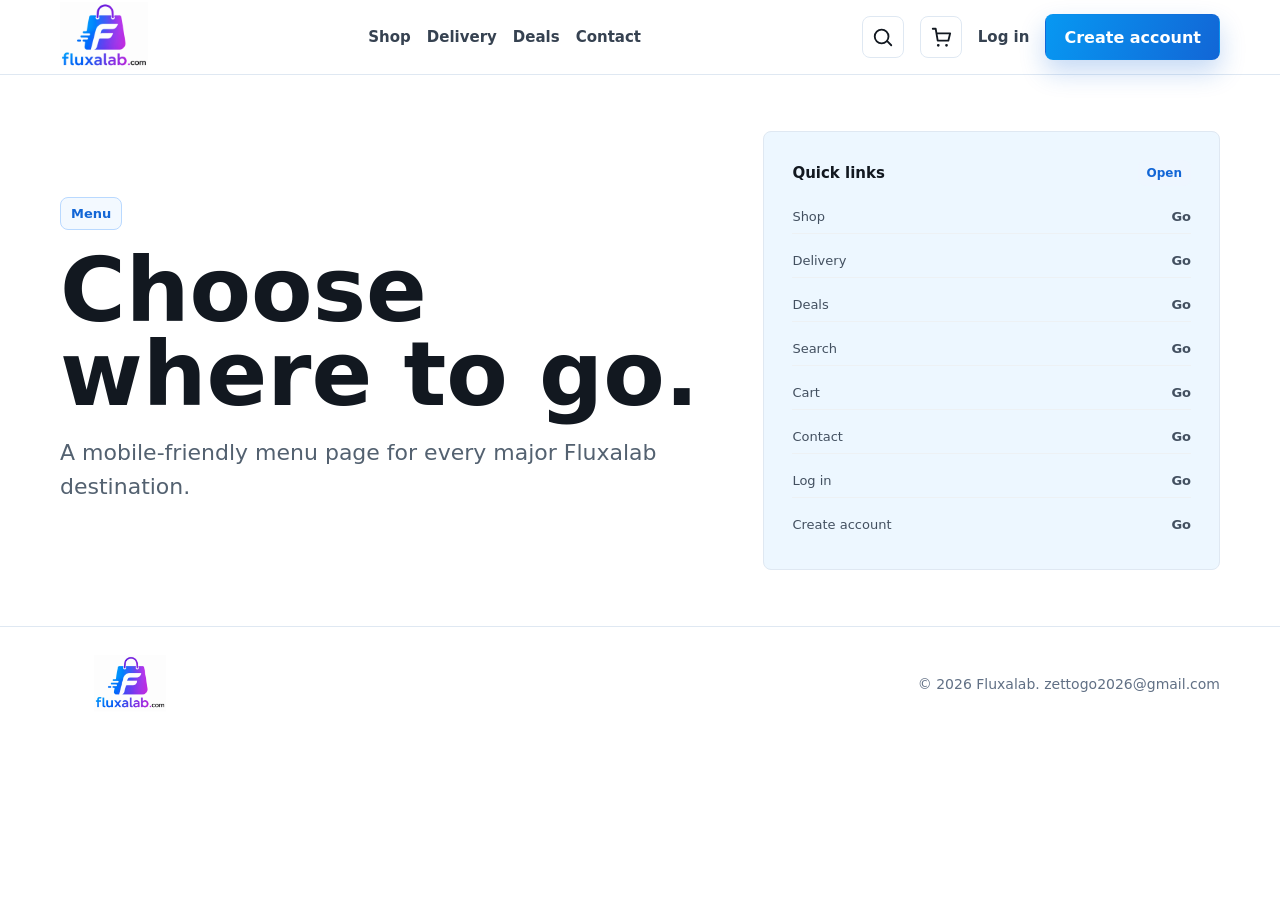
<file: menu.html>
﻿<!doctype html>
<html lang="en">
<head><meta charset="utf-8"><meta name="viewport" content="width=device-width, initial-scale=1"><title>Menu | Fluxalab</title><link rel="stylesheet" href="styles.css"></head>
<body>
  <header class="site-header"><nav class="nav"><a class="brand" href="index.html"><img src="assets/fluxalab-logo.png" alt="Fluxalab"></a><div class="nav-links"><a href="shop.html">Shop</a><a href="delivery.html">Delivery</a><a href="deals.html">Deals</a><a href="contact.html">Contact</a></div><div class="nav-actions"><a class="icon-button" href="search.html" aria-label="Search"><svg viewBox="0 0 24 24" aria-hidden="true"><path d="m21 21-4.4-4.4m1.4-5.1a7.5 7.5 0 1 1-15 0 7.5 7.5 0 0 1 15 0Z" fill="none" stroke="currentColor" stroke-width="2" stroke-linecap="round"/></svg></a><a class="icon-button" href="cart.html" aria-label="Cart"><svg viewBox="0 0 24 24" aria-hidden="true"><path d="M7 8h15l-2 8H8.4L6.2 3H3" fill="none" stroke="currentColor" stroke-width="2" stroke-linecap="round" stroke-linejoin="round"/><path d="M9 21h.01M18 21h.01" fill="none" stroke="currentColor" stroke-width="3" stroke-linecap="round"/></svg></a><a class="auth-link" href="login.html">Log in</a><a class="primary-button" href="create-account.html">Create account</a><a class="menu-button" href="menu.html" aria-label="Menu"><svg viewBox="0 0 24 24" aria-hidden="true"><path d="M4 7h16M4 12h16M4 17h16" fill="none" stroke="currentColor" stroke-width="2" stroke-linecap="round"/></svg></a></div></nav></header>
  <main>
    <section class="page-hero"><div><p class="eyebrow">Menu</p><h1>Choose where to go.</h1><p class="page-copy">A mobile-friendly menu page for every major Fluxalab destination.</p></div><div class="page-panel"><p class="card-title">Quick links <span class="pill">Open</span></p><div class="mini-list"><a class="mini-item" href="shop.html"><span>Shop</span><strong>Go</strong></a><a class="mini-item" href="delivery.html"><span>Delivery</span><strong>Go</strong></a><a class="mini-item" href="deals.html"><span>Deals</span><strong>Go</strong></a><a class="mini-item" href="search.html"><span>Search</span><strong>Go</strong></a><a class="mini-item" href="cart.html"><span>Cart</span><strong>Go</strong></a><a class="mini-item" href="contact.html"><span>Contact</span><strong>Go</strong></a><a class="mini-item" href="login.html"><span>Log in</span><strong>Go</strong></a><a class="mini-item" href="create-account.html"><span>Create account</span><strong>Go</strong></a></div></div></section>
  </main>
  <footer class="footer"><div class="footer-inner"><a href="index.html"><img src="assets/fluxalab-logo.png" alt="Fluxalab"></a><span>&copy; 2026 Fluxalab. <a href="mailto:zettogo2026@gmail.com">zettogo2026@gmail.com</a></span></div></footer>
</body>
</html>
</file>
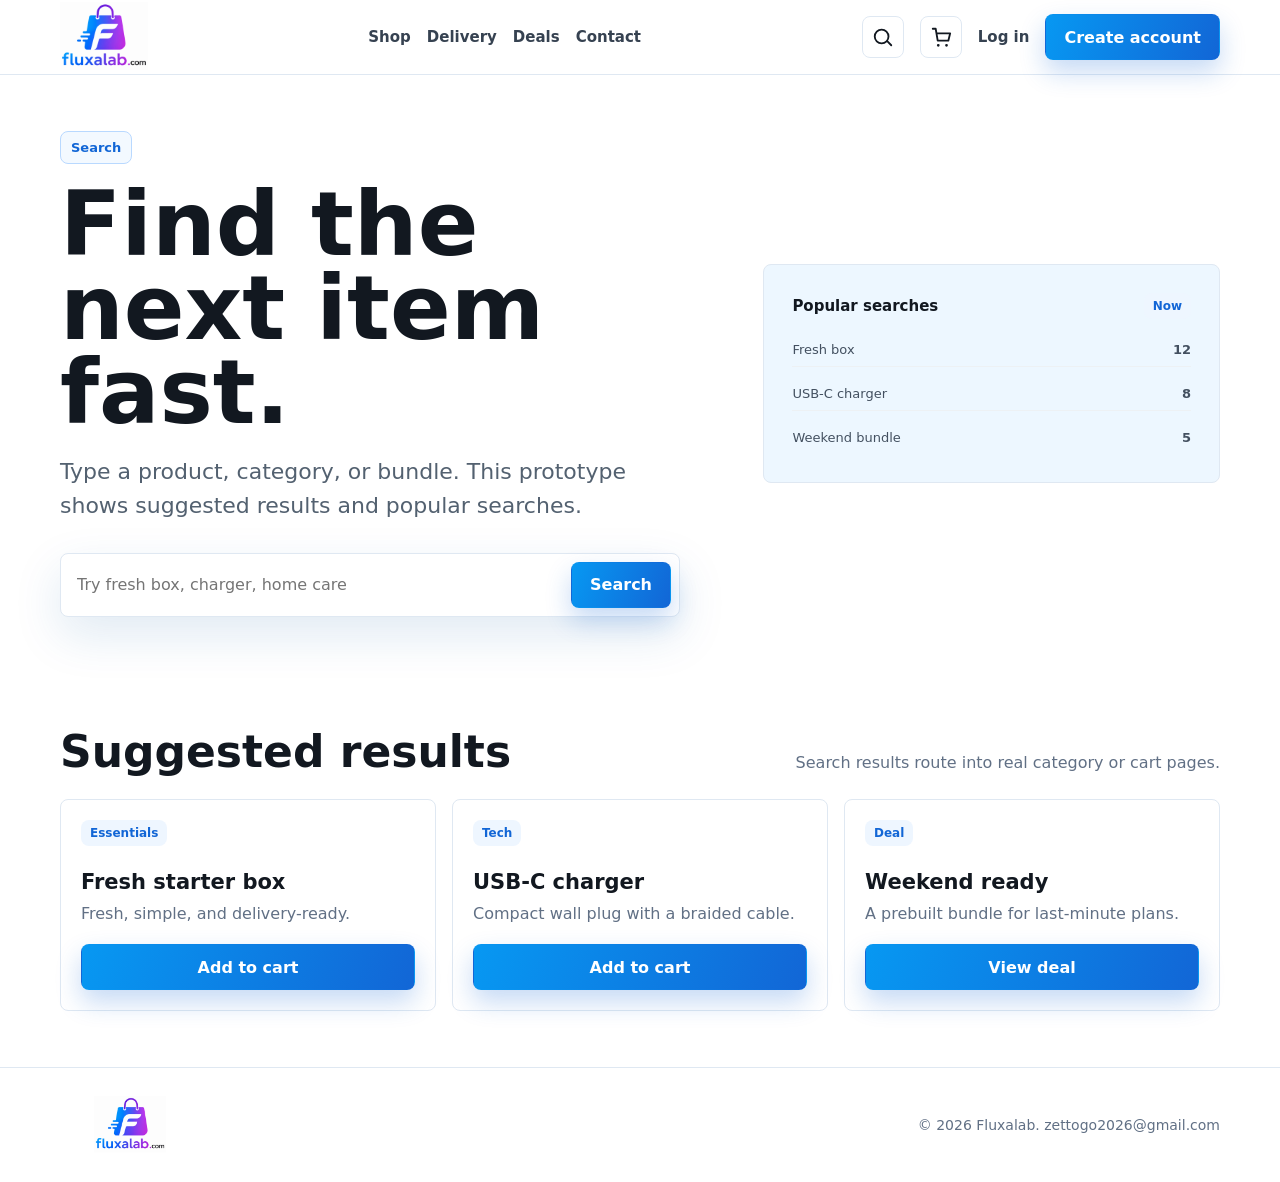
<file: search.html>
﻿<!doctype html>
<html lang="en">
<head><meta charset="utf-8"><meta name="viewport" content="width=device-width, initial-scale=1"><title>Search | Fluxalab</title><link rel="stylesheet" href="styles.css"></head>
<body>
  <header class="site-header"><nav class="nav"><a class="brand" href="index.html"><img src="assets/fluxalab-logo.png" alt="Fluxalab"></a><div class="nav-links"><a href="shop.html">Shop</a><a href="delivery.html">Delivery</a><a href="deals.html">Deals</a><a href="contact.html">Contact</a></div><div class="nav-actions"><a class="icon-button" href="search.html" aria-label="Search"><svg viewBox="0 0 24 24" aria-hidden="true"><path d="m21 21-4.4-4.4m1.4-5.1a7.5 7.5 0 1 1-15 0 7.5 7.5 0 0 1 15 0Z" fill="none" stroke="currentColor" stroke-width="2" stroke-linecap="round"/></svg></a><a class="icon-button" href="cart.html" aria-label="Cart"><svg viewBox="0 0 24 24" aria-hidden="true"><path d="M7 8h15l-2 8H8.4L6.2 3H3" fill="none" stroke="currentColor" stroke-width="2" stroke-linecap="round" stroke-linejoin="round"/><path d="M9 21h.01M18 21h.01" fill="none" stroke="currentColor" stroke-width="3" stroke-linecap="round"/></svg></a><a class="auth-link" href="login.html">Log in</a><a class="primary-button" href="create-account.html">Create account</a><a class="menu-button" href="menu.html" aria-label="Menu"><svg viewBox="0 0 24 24" aria-hidden="true"><path d="M4 7h16M4 12h16M4 17h16" fill="none" stroke="currentColor" stroke-width="2" stroke-linecap="round"/></svg></a></div></nav></header>
  <main>
    <section class="page-hero"><div><p class="eyebrow">Search</p><h1>Find the next item fast.</h1><p class="page-copy">Type a product, category, or bundle. This prototype shows suggested results and popular searches.</p><form class="search-panel" action="search.html" method="get"><input type="search" name="q" aria-label="Search products" placeholder="Try fresh box, charger, home care"><button class="primary-button" type="submit">Search</button></form></div><div class="page-panel"><p class="card-title">Popular searches <span class="pill">Now</span></p><div class="mini-list"><a class="mini-item" href="essentials.html"><span>Fresh box</span><strong>12</strong></a><a class="mini-item" href="tech.html"><span>USB-C charger</span><strong>8</strong></a><a class="mini-item" href="deals.html"><span>Weekend bundle</span><strong>5</strong></a></div></div></section>
    <section><div class="section-heading"><h2>Suggested results</h2><p>Search results route into real category or cart pages.</p></div><div class="product-grid"><article class="product-card"><span class="pill">Essentials</span><h3>Fresh starter box</h3><p>Fresh, simple, and delivery-ready.</p><a class="primary-button" href="cart.html">Add to cart</a></article><article class="product-card"><span class="pill">Tech</span><h3>USB-C charger</h3><p>Compact wall plug with a braided cable.</p><a class="primary-button" href="cart.html">Add to cart</a></article><article class="product-card"><span class="pill">Deal</span><h3>Weekend ready</h3><p>A prebuilt bundle for last-minute plans.</p><a class="primary-button" href="deals.html">View deal</a></article></div></section>
  </main>
  <footer class="footer"><div class="footer-inner"><a href="index.html"><img src="assets/fluxalab-logo.png" alt="Fluxalab"></a><span>&copy; 2026 Fluxalab. <a href="mailto:zettogo2026@gmail.com">zettogo2026@gmail.com</a></span></div></footer>
</body>
</html>
</file>
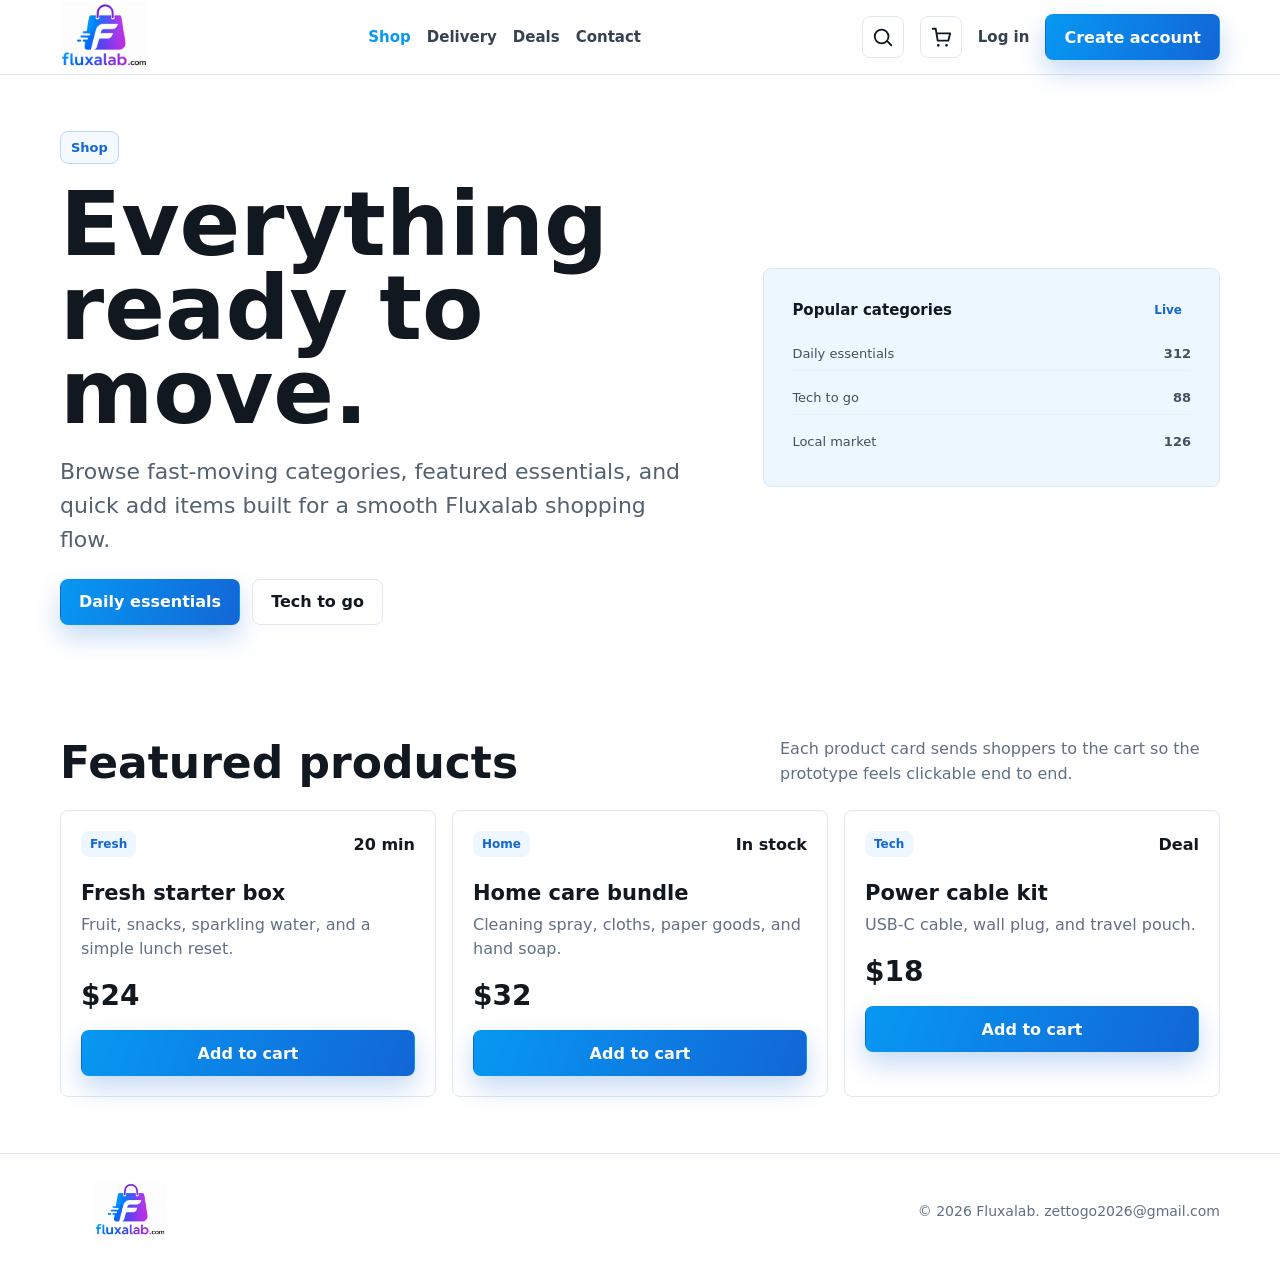
<file: shop.html>
﻿<!doctype html>
<html lang="en">
<head>
  <meta charset="utf-8">
  <meta name="viewport" content="width=device-width, initial-scale=1">
  <title>Shop | Fluxalab</title>
  <link rel="stylesheet" href="styles.css">
</head>
<body>
  <header class="site-header">
    <nav class="nav" aria-label="Main navigation">
      <a class="brand" href="index.html"><img src="assets/fluxalab-logo.png" alt="Fluxalab"></a>
      <div class="nav-links"><a href="shop.html" aria-current="page">Shop</a><a href="delivery.html">Delivery</a><a href="deals.html">Deals</a><a href="contact.html">Contact</a></div>
      <div class="nav-actions"><a class="icon-button" href="search.html" aria-label="Search"><svg viewBox="0 0 24 24" aria-hidden="true"><path d="m21 21-4.4-4.4m1.4-5.1a7.5 7.5 0 1 1-15 0 7.5 7.5 0 0 1 15 0Z" fill="none" stroke="currentColor" stroke-width="2" stroke-linecap="round"/></svg></a><a class="icon-button" href="cart.html" aria-label="Cart"><svg viewBox="0 0 24 24" aria-hidden="true"><path d="M7 8h15l-2 8H8.4L6.2 3H3" fill="none" stroke="currentColor" stroke-width="2" stroke-linecap="round" stroke-linejoin="round"/><path d="M9 21h.01M18 21h.01" fill="none" stroke="currentColor" stroke-width="3" stroke-linecap="round"/></svg></a><a class="auth-link" href="login.html">Log in</a><a class="primary-button" href="create-account.html">Create account</a><a class="menu-button" href="menu.html" aria-label="Menu"><svg viewBox="0 0 24 24" aria-hidden="true"><path d="M4 7h16M4 12h16M4 17h16" fill="none" stroke="currentColor" stroke-width="2" stroke-linecap="round"/></svg></a></div>
    </nav>
  </header>
  <main>
    <section class="page-hero">
      <div>
        <p class="eyebrow">Shop</p>
        <h1>Everything ready to move.</h1>
        <p class="page-copy">Browse fast-moving categories, featured essentials, and quick add items built for a smooth Fluxalab shopping flow.</p>
        <div class="button-row"><a class="primary-button" href="essentials.html">Daily essentials</a><a class="secondary-button" href="tech.html">Tech to go</a></div>
      </div>
      <div class="page-panel">
        <p class="card-title">Popular categories <span class="pill">Live</span></p>
        <div class="mini-list">
          <a class="mini-item" href="essentials.html"><span>Daily essentials</span><strong>312</strong></a>
          <a class="mini-item" href="tech.html"><span>Tech to go</span><strong>88</strong></a>
          <a class="mini-item" href="market.html"><span>Local market</span><strong>126</strong></a>
        </div>
      </div>
    </section>
    <section>
      <div class="section-heading"><h2>Featured products</h2><p>Each product card sends shoppers to the cart so the prototype feels clickable end to end.</p></div>
      <div class="product-grid">
        <article class="product-card"><div class="product-top"><span class="pill">Fresh</span><strong>20 min</strong></div><h3>Fresh starter box</h3><p>Fruit, snacks, sparkling water, and a simple lunch reset.</p><span class="price">$24</span><a class="primary-button" href="cart.html">Add to cart</a></article>
        <article class="product-card"><div class="product-top"><span class="pill">Home</span><strong>In stock</strong></div><h3>Home care bundle</h3><p>Cleaning spray, cloths, paper goods, and hand soap.</p><span class="price">$32</span><a class="primary-button" href="cart.html">Add to cart</a></article>
        <article class="product-card"><div class="product-top"><span class="pill">Tech</span><strong>Deal</strong></div><h3>Power cable kit</h3><p>USB-C cable, wall plug, and travel pouch.</p><span class="price">$18</span><a class="primary-button" href="cart.html">Add to cart</a></article>
      </div>
    </section>
  </main>
  <footer class="footer"><div class="footer-inner"><a href="index.html"><img src="assets/fluxalab-logo.png" alt="Fluxalab"></a><span>&copy; 2026 Fluxalab. <a href="mailto:zettogo2026@gmail.com">zettogo2026@gmail.com</a></span></div></footer>
</body>
</html>
</file>
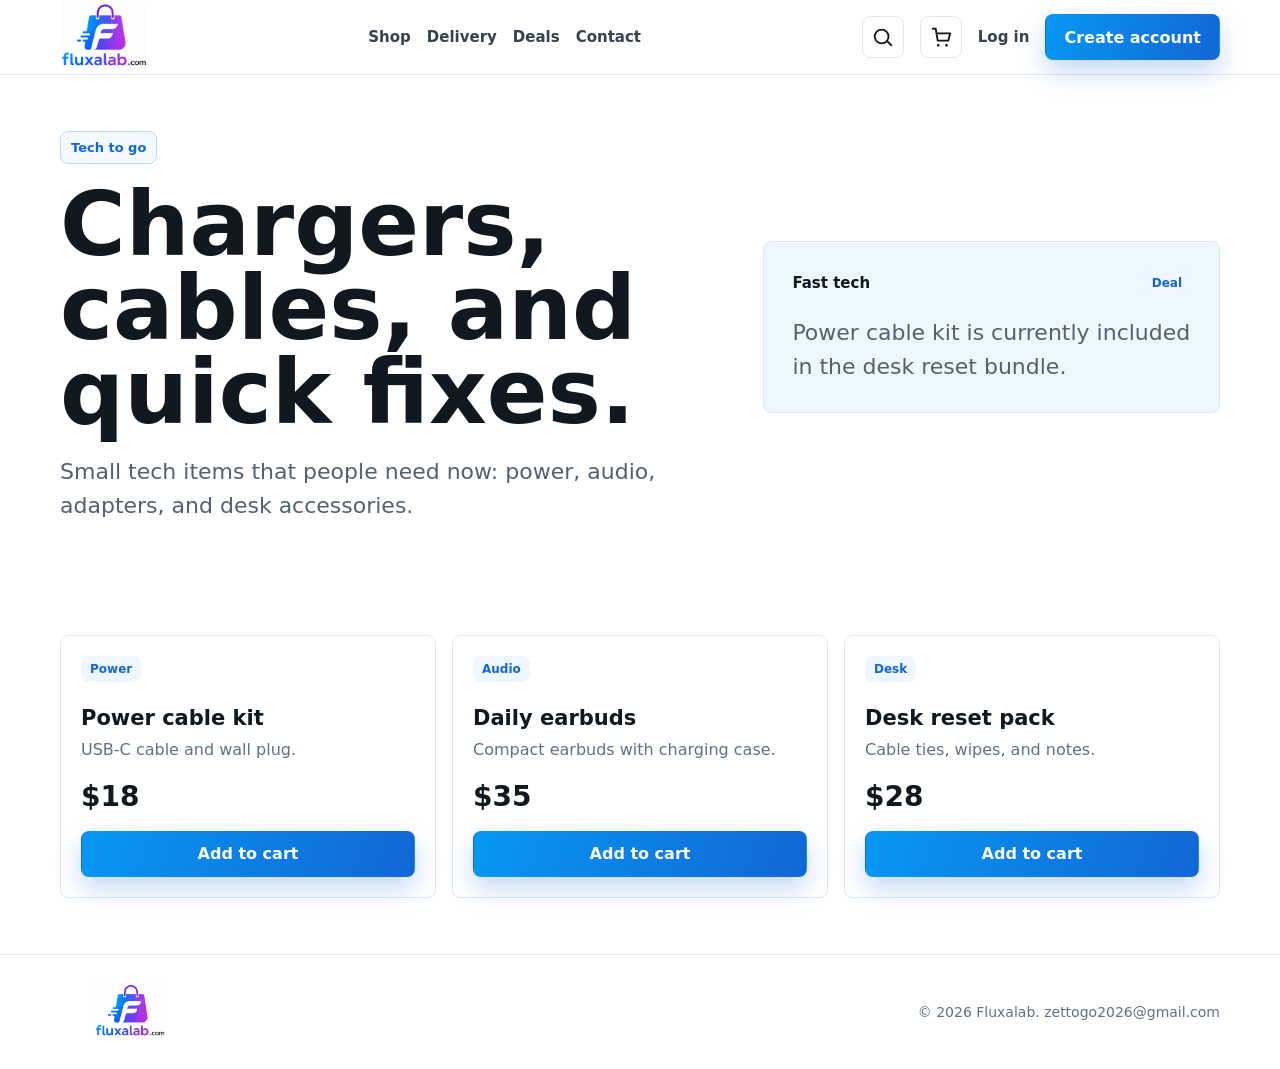
<file: tech.html>
﻿<!doctype html>
<html lang="en">
<head><meta charset="utf-8"><meta name="viewport" content="width=device-width, initial-scale=1"><title>Tech | Fluxalab</title><link rel="stylesheet" href="styles.css"></head>
<body>
  <header class="site-header"><nav class="nav"><a class="brand" href="index.html"><img src="assets/fluxalab-logo.png" alt="Fluxalab"></a><div class="nav-links"><a href="shop.html">Shop</a><a href="delivery.html">Delivery</a><a href="deals.html">Deals</a><a href="contact.html">Contact</a></div><div class="nav-actions"><a class="icon-button" href="search.html" aria-label="Search"><svg viewBox="0 0 24 24" aria-hidden="true"><path d="m21 21-4.4-4.4m1.4-5.1a7.5 7.5 0 1 1-15 0 7.5 7.5 0 0 1 15 0Z" fill="none" stroke="currentColor" stroke-width="2" stroke-linecap="round"/></svg></a><a class="icon-button" href="cart.html" aria-label="Cart"><svg viewBox="0 0 24 24" aria-hidden="true"><path d="M7 8h15l-2 8H8.4L6.2 3H3" fill="none" stroke="currentColor" stroke-width="2" stroke-linecap="round" stroke-linejoin="round"/><path d="M9 21h.01M18 21h.01" fill="none" stroke="currentColor" stroke-width="3" stroke-linecap="round"/></svg></a><a class="auth-link" href="login.html">Log in</a><a class="primary-button" href="create-account.html">Create account</a><a class="menu-button" href="menu.html" aria-label="Menu"><svg viewBox="0 0 24 24" aria-hidden="true"><path d="M4 7h16M4 12h16M4 17h16" fill="none" stroke="currentColor" stroke-width="2" stroke-linecap="round"/></svg></a></div></nav></header>
  <main>
    <section class="page-hero"><div><p class="eyebrow">Tech to go</p><h1>Chargers, cables, and quick fixes.</h1><p class="page-copy">Small tech items that people need now: power, audio, adapters, and desk accessories.</p></div><div class="page-panel"><p class="card-title">Fast tech <span class="pill">Deal</span></p><p class="page-copy">Power cable kit is currently included in the desk reset bundle.</p></div></section>
    <section><div class="product-grid"><article class="product-card"><span class="pill">Power</span><h3>Power cable kit</h3><p>USB-C cable and wall plug.</p><span class="price">$18</span><a class="primary-button" href="cart.html">Add to cart</a></article><article class="product-card"><span class="pill">Audio</span><h3>Daily earbuds</h3><p>Compact earbuds with charging case.</p><span class="price">$35</span><a class="primary-button" href="cart.html">Add to cart</a></article><article class="product-card"><span class="pill">Desk</span><h3>Desk reset pack</h3><p>Cable ties, wipes, and notes.</p><span class="price">$28</span><a class="primary-button" href="cart.html">Add to cart</a></article></div></section>
  </main>
  <footer class="footer"><div class="footer-inner"><a href="index.html"><img src="assets/fluxalab-logo.png" alt="Fluxalab"></a><span>&copy; 2026 Fluxalab. <a href="mailto:zettogo2026@gmail.com">zettogo2026@gmail.com</a></span></div></footer>
</body>
</html>
</file>
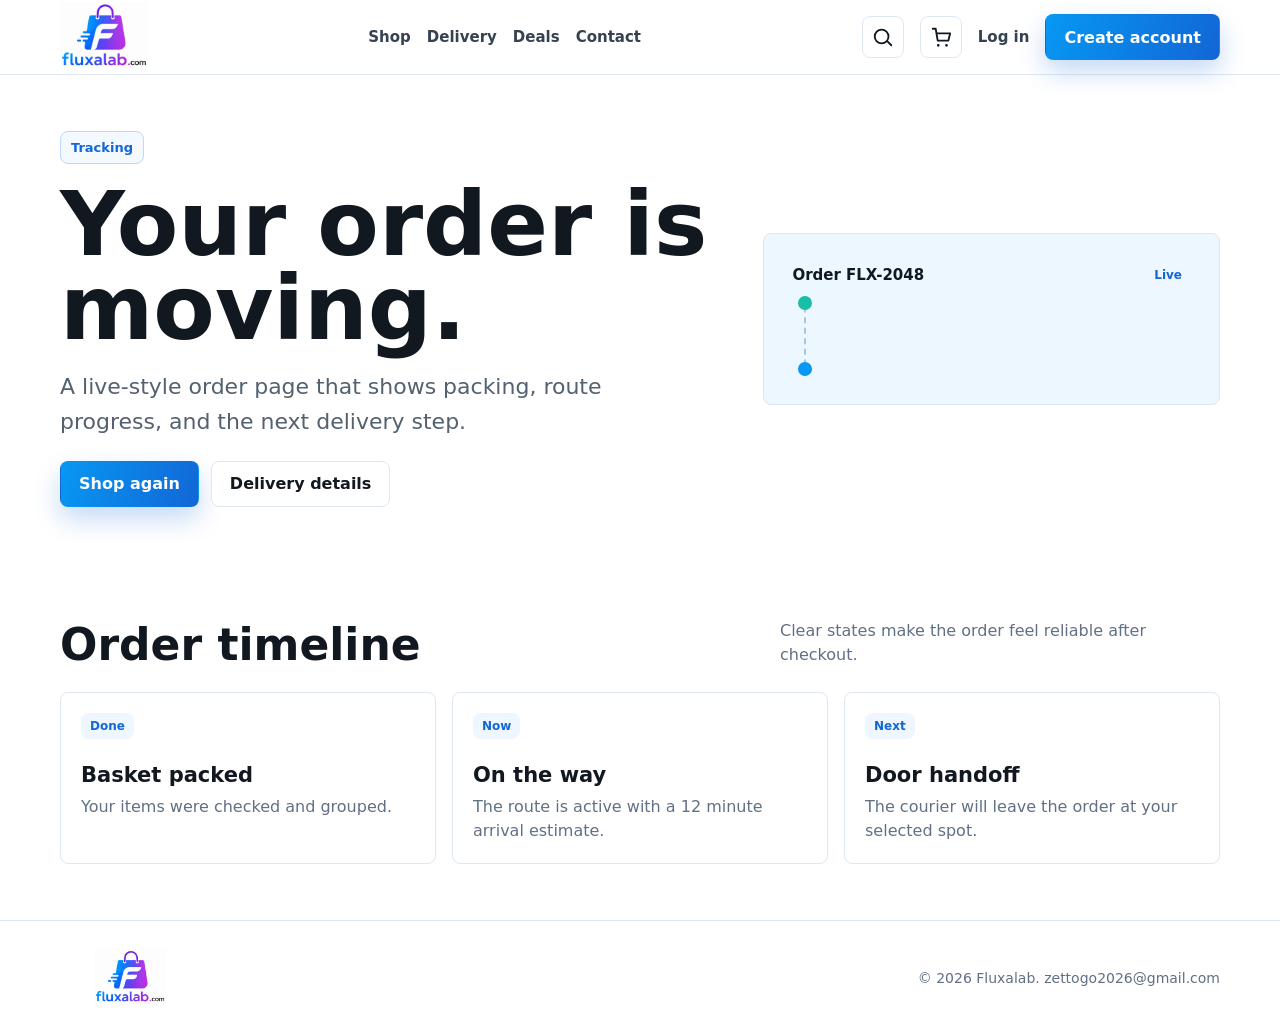
<file: tracking.html>
﻿<!doctype html>
<html lang="en">
<head><meta charset="utf-8"><meta name="viewport" content="width=device-width, initial-scale=1"><title>Tracking | Fluxalab</title><link rel="stylesheet" href="styles.css"></head>
<body>
  <header class="site-header"><nav class="nav"><a class="brand" href="index.html"><img src="assets/fluxalab-logo.png" alt="Fluxalab"></a><div class="nav-links"><a href="shop.html">Shop</a><a href="delivery.html">Delivery</a><a href="deals.html">Deals</a><a href="contact.html">Contact</a></div><div class="nav-actions"><a class="icon-button" href="search.html" aria-label="Search"><svg viewBox="0 0 24 24" aria-hidden="true"><path d="m21 21-4.4-4.4m1.4-5.1a7.5 7.5 0 1 1-15 0 7.5 7.5 0 0 1 15 0Z" fill="none" stroke="currentColor" stroke-width="2" stroke-linecap="round"/></svg></a><a class="icon-button" href="cart.html" aria-label="Cart"><svg viewBox="0 0 24 24" aria-hidden="true"><path d="M7 8h15l-2 8H8.4L6.2 3H3" fill="none" stroke="currentColor" stroke-width="2" stroke-linecap="round" stroke-linejoin="round"/><path d="M9 21h.01M18 21h.01" fill="none" stroke="currentColor" stroke-width="3" stroke-linecap="round"/></svg></a><a class="auth-link" href="login.html">Log in</a><a class="primary-button" href="create-account.html">Create account</a><a class="menu-button" href="menu.html" aria-label="Menu"><svg viewBox="0 0 24 24" aria-hidden="true"><path d="M4 7h16M4 12h16M4 17h16" fill="none" stroke="currentColor" stroke-width="2" stroke-linecap="round"/></svg></a></div></nav></header>
  <main>
    <section class="page-hero"><div><p class="eyebrow">Tracking</p><h1>Your order is moving.</h1><p class="page-copy">A live-style order page that shows packing, route progress, and the next delivery step.</p><div class="button-row"><a class="primary-button" href="shop.html">Shop again</a><a class="secondary-button" href="delivery.html">Delivery details</a></div></div><div class="page-panel"><p class="card-title">Order FLX-2048 <span class="pill">Live</span></p><div class="route-line"></div></div></section>
    <section><div class="section-heading"><h2>Order timeline</h2><p>Clear states make the order feel reliable after checkout.</p></div><div class="info-grid"><article class="info-card"><span class="pill">Done</span><h3>Basket packed</h3><p>Your items were checked and grouped.</p></article><article class="info-card"><span class="pill">Now</span><h3>On the way</h3><p>The route is active with a 12 minute arrival estimate.</p></article><article class="info-card"><span class="pill">Next</span><h3>Door handoff</h3><p>The courier will leave the order at your selected spot.</p></article></div></section>
  </main>
  <footer class="footer"><div class="footer-inner"><a href="index.html"><img src="assets/fluxalab-logo.png" alt="Fluxalab"></a><span>&copy; 2026 Fluxalab. <a href="mailto:zettogo2026@gmail.com">zettogo2026@gmail.com</a></span></div></footer>
</body>
</html>
</file>
<file: styles.css>
:root {
  color-scheme: light;
  --ink: #121820;
  --muted: #617085;
  --line: #dfe8f2;
  --blue: #0798f2;
  --blue-dark: #1266d6;
  --violet: #7b3ff2;
  --green: #19bfa4;
  --amber: #f5b445;
  --red: #e94b73;
  --paper: #ffffff;
  --soft: #f5f9fd;
  --mist: #edf7ff;
  --shadow: 0 18px 48px rgba(18, 92, 166, 0.13);
  font-family: Inter, ui-sans-serif, system-ui, -apple-system, BlinkMacSystemFont, "Segoe UI", sans-serif;
}

* {
  box-sizing: border-box;
}

body {
  margin: 0;
  background: var(--paper);
  color: var(--ink);
}

a {
  color: inherit;
  text-decoration: none;
}

button,
input {
  font: inherit;
}

.site-header {
  position: sticky;
  top: 0;
  z-index: 5;
  background: rgba(255, 255, 255, 0.92);
  border-bottom: 1px solid var(--line);
  backdrop-filter: blur(16px);
}

.nav {
  display: flex;
  align-items: center;
  justify-content: space-between;
  width: min(1160px, calc(100% - 32px));
  min-height: 74px;
  margin: 0 auto;
  gap: 24px;
}

.brand img {
  display: block;
  width: auto;
  height: clamp(54px, 6vw, 70px);
  max-width: 178px;
  object-fit: contain;
}

.nav-links,
.nav-actions {
  display: flex;
  align-items: center;
  gap: 16px;
}

.nav-links {
  color: #364251;
  font-size: 15px;
  font-weight: 650;
}

.nav-links a[aria-current="page"] {
  color: var(--blue);
}

.icon-button,
.menu-button {
  display: grid;
  place-items: center;
  width: 42px;
  height: 42px;
  border: 1px solid var(--line);
  border-radius: 8px;
  background: #fff;
  color: var(--ink);
  cursor: pointer;
}

.icon-button svg,
.menu-button svg {
  width: 22px;
  height: 22px;
}

.menu-button {
  display: none;
}

.auth-link {
  color: #364251;
  font-size: 15px;
  font-weight: 750;
  white-space: nowrap;
}

.primary-button,
.secondary-button {
  display: inline-flex;
  align-items: center;
  justify-content: center;
  gap: 8px;
  min-height: 46px;
  padding: 0 18px;
  border-radius: 8px;
  border: 1px solid transparent;
  font-weight: 750;
  cursor: pointer;
  white-space: nowrap;
}

.primary-button {
  background: linear-gradient(110deg, var(--blue), var(--blue-dark));
  color: #fff;
  box-shadow: 0 12px 26px rgba(18, 102, 214, 0.24);
}

.primary-button:hover {
  background: linear-gradient(110deg, #0786dc, #075bc1);
}

.secondary-button {
  background: #fff;
  color: var(--ink);
  border-color: var(--line);
}

.promo-strip {
  width: min(1160px, calc(100% - 32px));
  margin: 18px auto 0;
}

.promo-banner {
  display: block;
  overflow: hidden;
  border: 1px solid #b9d9ff;
  border-radius: 8px;
  background: linear-gradient(110deg, var(--blue), var(--blue-dark));
  box-shadow: 0 18px 46px rgba(18, 102, 214, 0.18);
}

.promo-banner img {
  display: block;
  width: 100%;
  height: auto;
}

.auth-card {
  display: grid;
  gap: 16px;
  padding: 28px;
  border: 1px solid var(--line);
  border-radius: 8px;
  background: #fff;
  box-shadow: var(--shadow);
}

.field {
  display: grid;
  gap: 8px;
}

.field label {
  color: #364251;
  font-weight: 750;
}

.field input {
  width: 100%;
  min-height: 48px;
  border: 1px solid var(--line);
  border-radius: 8px;
  padding: 0 14px;
  outline: 0;
}

.field input:focus {
  border-color: var(--blue);
  box-shadow: 0 0 0 4px rgba(8, 119, 242, 0.12);
}

.hero {
  background: linear-gradient(115deg, #ffffff 0%, #ffffff 54%, #edf7ff 54%, #f7fbff 100%);
  border-bottom: 1px solid var(--line);
}

.hero-inner {
  display: grid;
  grid-template-columns: minmax(0, 1.05fr) minmax(340px, 0.95fr);
  align-items: center;
  gap: clamp(28px, 5vw, 70px);
  width: min(1160px, calc(100% - 32px));
  min-height: calc(100vh - 74px);
  max-height: 900px;
  margin: 0 auto;
  padding: 54px 0 48px;
}

.eyebrow {
  display: inline-flex;
  align-items: center;
  gap: 8px;
  width: fit-content;
  margin: 0 0 18px;
  padding: 8px 10px;
  border: 1px solid #b9d9ff;
  border-radius: 8px;
  background: #f3f9ff;
  color: var(--blue-dark);
  font-size: 13px;
  font-weight: 750;
}

h1 {
  max-width: 760px;
  margin: 0;
  font-size: clamp(48px, 7vw, 92px);
  line-height: 0.94;
  letter-spacing: 0;
}

.hero-copy,
.page-copy {
  max-width: 640px;
  color: #536170;
  font-size: clamp(18px, 2vw, 22px);
  line-height: 1.55;
}

.hero-copy {
  margin: 24px 0 0;
}

.page-copy {
  margin: 20px 0 0;
}

.search-panel {
  display: flex;
  align-items: center;
  gap: 10px;
  width: min(620px, 100%);
  margin-top: 30px;
  padding: 8px;
  border: 1px solid var(--line);
  border-radius: 8px;
  background: #fff;
  box-shadow: var(--shadow);
}

.search-panel input {
  width: 100%;
  min-width: 0;
  border: 0;
  outline: 0;
  padding: 0 8px;
  color: var(--ink);
  font-size: 16px;
}

.hero-actions,
.button-row {
  display: flex;
  flex-wrap: wrap;
  gap: 12px;
  margin-top: 22px;
}

.quick-stats {
  display: grid;
  grid-template-columns: repeat(3, minmax(0, 1fr));
  gap: 12px;
  width: min(620px, 100%);
  margin-top: 34px;
}

.stat,
.info-card,
.product-card,
.category-card {
  border: 1px solid var(--line);
  border-radius: 8px;
  background: rgba(255, 255, 255, 0.88);
}

.stat {
  padding: 16px;
}

.stat strong {
  display: block;
  font-size: 22px;
  line-height: 1.1;
}

.stat span {
  display: block;
  margin-top: 6px;
  color: var(--muted);
  font-size: 13px;
  line-height: 1.35;
}

.brand-stage {
  position: relative;
  min-height: 520px;
}

.speed-card,
.basket-card,
.route-card {
  position: absolute;
  border: 1px solid rgba(223, 229, 234, 0.9);
  border-radius: 8px;
  background: rgba(255, 255, 255, 0.92);
  box-shadow: var(--shadow);
}

.speed-card {
  inset: 48px 0 auto auto;
  width: min(470px, 100%);
  padding: 32px;
}

.speed-card img {
  display: block;
  width: 100%;
  height: auto;
  object-fit: contain;
}

.brand-carousel {
  overflow: hidden;
  margin-top: 22px;
  border: 1px solid var(--line);
  border-radius: 8px;
  background: #fff;
}

.carousel-track {
  display: flex;
  width: max-content;
  animation: tone-scroll 22s linear infinite;
}

.tone-slide {
  width: 210px;
  aspect-ratio: 12 / 7;
  margin: 10px 0 10px 10px;
  overflow: hidden;
  border-radius: 8px;
  border: 1px solid #eef2f5;
  background: var(--soft);
  flex: 0 0 auto;
}

.tone-slide:last-child {
  margin-right: 10px;
}

.tone-slide img {
  width: 100%;
  height: 100%;
  object-fit: cover;
}

.brand-carousel:hover .carousel-track {
  animation-play-state: paused;
}

@keyframes tone-scroll {
  from {
    transform: translateX(0);
  }

  to {
    transform: translateX(-50%);
  }
}

.route-card {
  left: 8px;
  bottom: 84px;
  width: 230px;
  padding: 18px;
}

.basket-card {
  right: 18px;
  bottom: 38px;
  width: 220px;
  padding: 18px;
}

.route-line {
  position: relative;
  height: 80px;
  margin: 8px 0 0;
  border-left: 2px dashed #aac5de;
  transform: translateX(12px);
}

.route-line::before,
.route-line::after {
  position: absolute;
  left: -8px;
  width: 14px;
  height: 14px;
  border-radius: 50%;
  background: var(--green);
  content: "";
}

.route-line::before {
  top: 0;
}

.route-line::after {
  bottom: 0;
  background: var(--blue);
}

.card-title {
  display: flex;
  align-items: center;
  justify-content: space-between;
  gap: 12px;
  margin: 0;
  font-size: 15px;
  font-weight: 800;
}

.pill {
  display: inline-flex;
  align-items: center;
  min-height: 26px;
  padding: 0 9px;
  border-radius: 8px;
  background: #eef6ff;
  color: var(--blue-dark);
  font-size: 12px;
  font-weight: 800;
}

.mini-list {
  display: grid;
  gap: 10px;
  margin-top: 14px;
}

.mini-item {
  display: flex;
  align-items: center;
  justify-content: space-between;
  gap: 12px;
  padding: 9px 0;
  border-bottom: 1px solid #edf1f4;
  color: #435060;
  font-size: 13px;
}

.mini-item:last-child {
  border-bottom: 0;
}

.dot {
  display: inline-block;
  width: 10px;
  height: 10px;
  border-radius: 50%;
  background: var(--amber);
  box-shadow: 16px 0 0 var(--green), 32px 0 0 var(--blue);
}

.page-hero,
main > section {
  width: min(1160px, calc(100% - 32px));
  margin: 0 auto;
  padding: 56px 0;
}

.page-hero {
  display: grid;
  grid-template-columns: minmax(0, 0.95fr) minmax(320px, 0.65fr);
  align-items: center;
  gap: 36px;
  min-height: 360px;
}

.page-panel {
  padding: 28px;
  border: 1px solid var(--line);
  border-radius: 8px;
  background: var(--mist);
}

.section-heading {
  display: flex;
  align-items: end;
  justify-content: space-between;
  gap: 24px;
  margin-bottom: 24px;
}

h2 {
  margin: 0;
  font-size: clamp(28px, 4vw, 44px);
  line-height: 1.06;
  letter-spacing: 0;
}

.section-heading p {
  max-width: 440px;
  margin: 0;
  color: var(--muted);
  line-height: 1.55;
}

.category-grid,
.product-grid,
.info-grid {
  display: grid;
  gap: 16px;
}

.category-grid {
  grid-template-columns: repeat(4, minmax(0, 1fr));
}

.product-grid {
  grid-template-columns: repeat(3, minmax(0, 1fr));
}

.info-grid {
  grid-template-columns: repeat(3, minmax(0, 1fr));
}

.category-card {
  display: block;
  min-height: 210px;
  padding: 20px;
  background: var(--soft);
}

.category-card:nth-child(2) {
  background: #fff8e9;
}

.category-card:nth-child(3) {
  background: #eefaf4;
}

.category-card:nth-child(4) {
  background: #f5f1ff;
}

.category-icon {
  display: grid;
  place-items: center;
  width: 48px;
  height: 48px;
  border-radius: 8px;
  background: #fff;
  color: var(--blue);
  box-shadow: 0 8px 20px rgba(18, 24, 32, 0.08);
}

.category-card h3,
.product-card h3,
.info-card h3 {
  margin: 24px 0 8px;
  font-size: 21px;
  letter-spacing: 0;
}

.category-card p,
.product-card p,
.info-card p {
  margin: 0;
  color: var(--muted);
  line-height: 1.5;
}

.product-card,
.info-card {
  padding: 20px;
}

.product-top {
  display: flex;
  align-items: center;
  justify-content: space-between;
  gap: 12px;
}

.price {
  display: block;
  margin-top: 18px;
  font-size: 28px;
  font-weight: 850;
}

.product-card .secondary-button,
.product-card .primary-button {
  width: 100%;
  margin-top: 18px;
}

.delivery-band {
  width: 100%;
  max-width: none;
  background: var(--ink);
  color: #fff;
  padding: 0;
}

.delivery-inner {
  display: grid;
  grid-template-columns: 0.9fr 1.1fr;
  gap: 36px;
  width: min(1160px, calc(100% - 32px));
  margin: 0 auto;
  padding: 58px 0;
}

.delivery-inner p {
  margin: 18px 0 0;
  color: #c9d2db;
  line-height: 1.6;
  font-size: 17px;
}

.steps {
  display: grid;
  grid-template-columns: repeat(3, minmax(0, 1fr));
  gap: 12px;
}

.step {
  min-height: 176px;
  border: 1px solid rgba(255, 255, 255, 0.14);
  border-radius: 8px;
  padding: 18px;
  background: rgba(255, 255, 255, 0.07);
}

.step strong {
  display: block;
  color: #74b7ff;
  font-size: 14px;
}

.step h3 {
  margin: 30px 0 8px;
  font-size: 20px;
  letter-spacing: 0;
}

.step p {
  margin: 0;
  font-size: 14px;
  line-height: 1.45;
}

.cart-layout {
  display: grid;
  grid-template-columns: minmax(0, 1fr) 320px;
  gap: 20px;
}

.cart-line {
  display: grid;
  grid-template-columns: 1fr auto;
  gap: 16px;
  padding: 18px 0;
  border-bottom: 1px solid var(--line);
}

.cart-line:last-child {
  border-bottom: 0;
}

.summary {
  padding: 22px;
  border: 1px solid var(--line);
  border-radius: 8px;
  background: var(--soft);
}

.summary-row {
  display: flex;
  justify-content: space-between;
  gap: 14px;
  margin-bottom: 12px;
  color: var(--muted);
}

.summary-row strong {
  color: var(--ink);
}

.footer {
  border-top: 1px solid var(--line);
  background: #fff;
}

.footer-inner {
  display: flex;
  align-items: center;
  justify-content: space-between;
  gap: 20px;
  width: min(1160px, calc(100% - 32px));
  margin: 0 auto;
  padding: 28px 0;
  color: var(--muted);
  font-size: 14px;
}

.footer img {
  display: block;
  width: 140px;
  max-height: 58px;
  height: auto;
  object-fit: contain;
}

svg {
  display: block;
}

@media (max-width: 980px) {
  .nav-links,
  .nav-actions .primary-button,
  .auth-link {
    display: none;
  }

  .menu-button {
    display: grid;
  }

  .hero-inner,
  .page-hero,
  .delivery-inner,
  .cart-layout {
    grid-template-columns: 1fr;
    min-height: 0;
  }

  .brand-stage {
    min-height: 430px;
  }

  .speed-card {
    left: 0;
    right: 0;
    margin: 0 auto;
  }

  .category-grid,
  .product-grid,
  .info-grid,
  .steps {
    grid-template-columns: repeat(2, minmax(0, 1fr));
  }
}

@media (max-width: 640px) {
  .nav,
  .promo-strip,
  .hero-inner,
  .page-hero,
  main > section,
  .delivery-inner,
  .footer-inner {
    width: min(100% - 24px, 1160px);
  }

  .hero {
    background: #fff;
  }

  .promo-strip {
    margin-top: 12px;
  }

  .search-panel,
  .hero-actions,
  .button-row,
  .quick-stats,
  .section-heading,
  .footer-inner {
    align-items: stretch;
    flex-direction: column;
  }

  .search-panel {
    display: grid;
    grid-template-columns: auto 1fr;
  }

  .search-panel .primary-button {
    grid-column: 1 / -1;
    width: 100%;
  }

  .quick-stats,
  .category-grid,
  .product-grid,
  .info-grid,
  .steps {
    grid-template-columns: 1fr;
  }

  .brand-stage {
    min-height: 390px;
  }

  .speed-card {
    padding: 20px;
  }

  .tone-slide {
    width: 172px;
  }

  .route-card {
    left: 0;
    bottom: 70px;
    width: 190px;
  }

  .basket-card {
    right: 0;
    bottom: 18px;
    width: 190px;
  }
}
</file>
